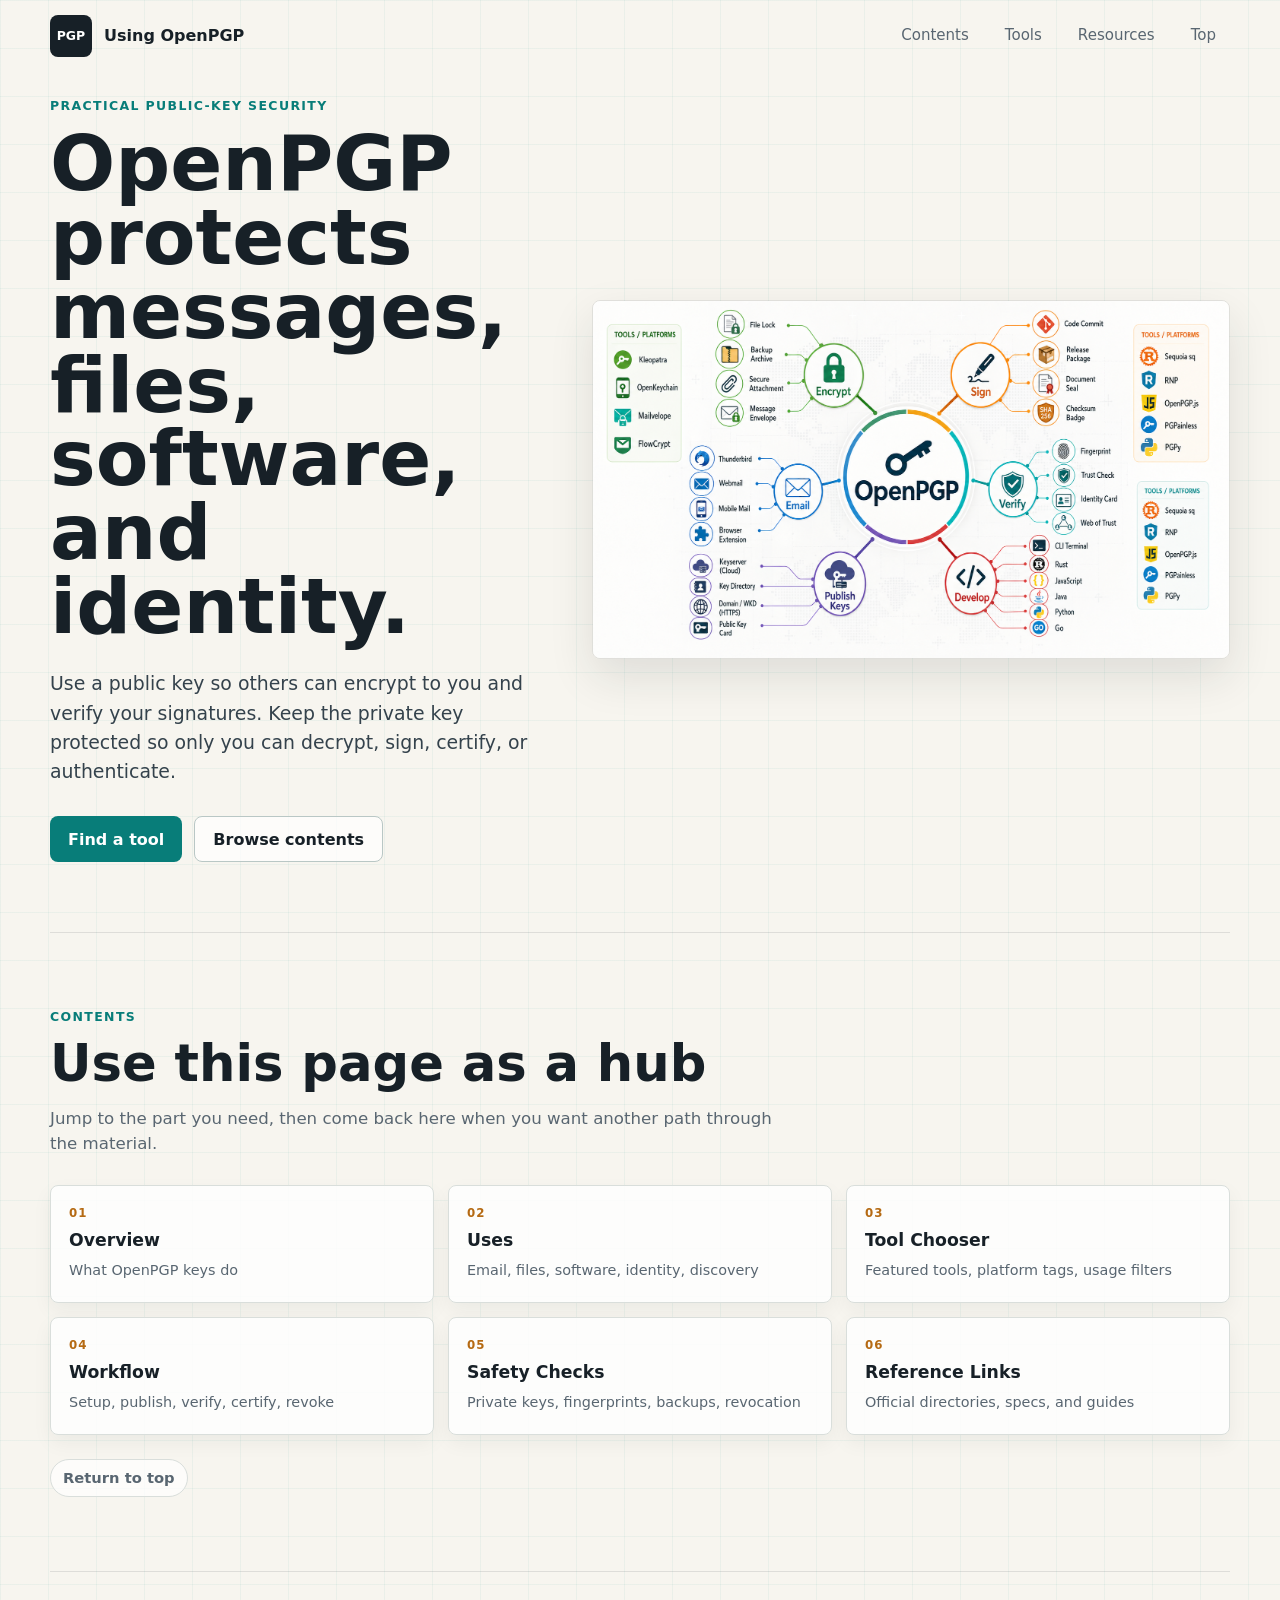
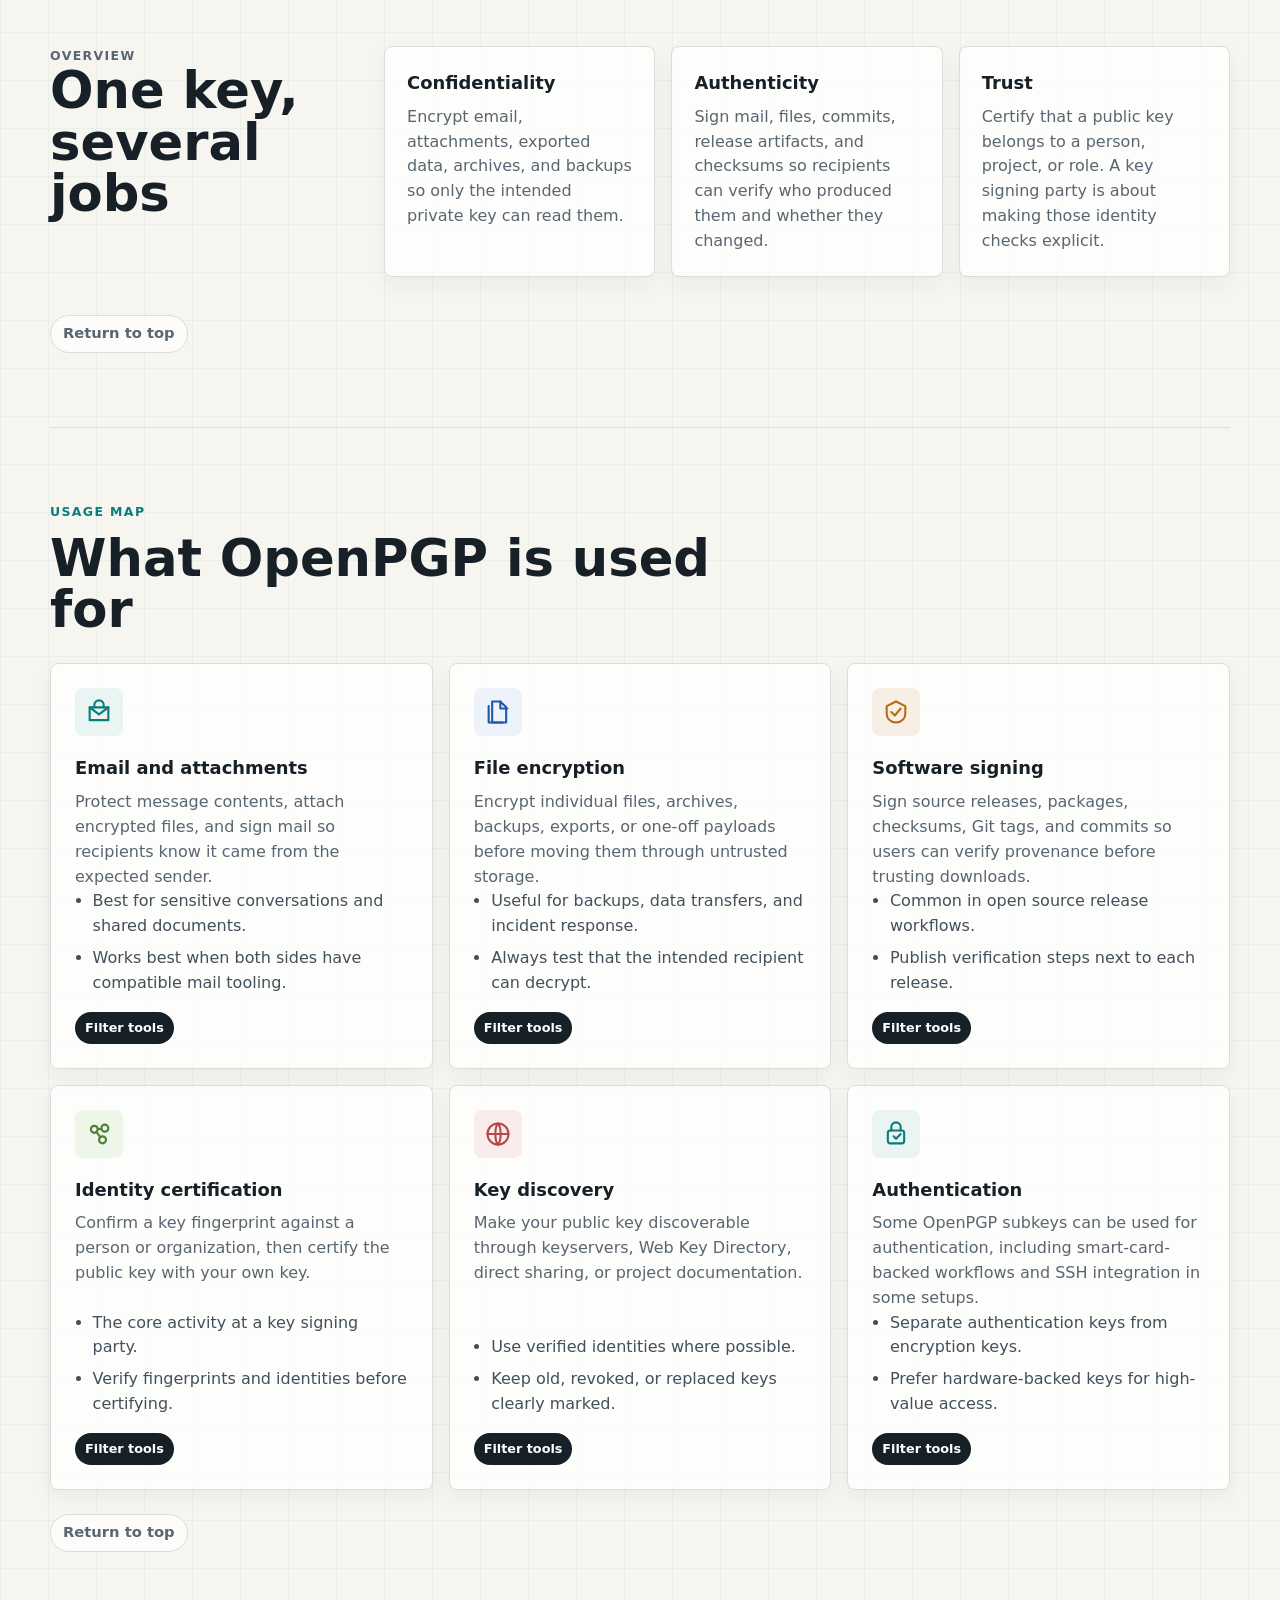
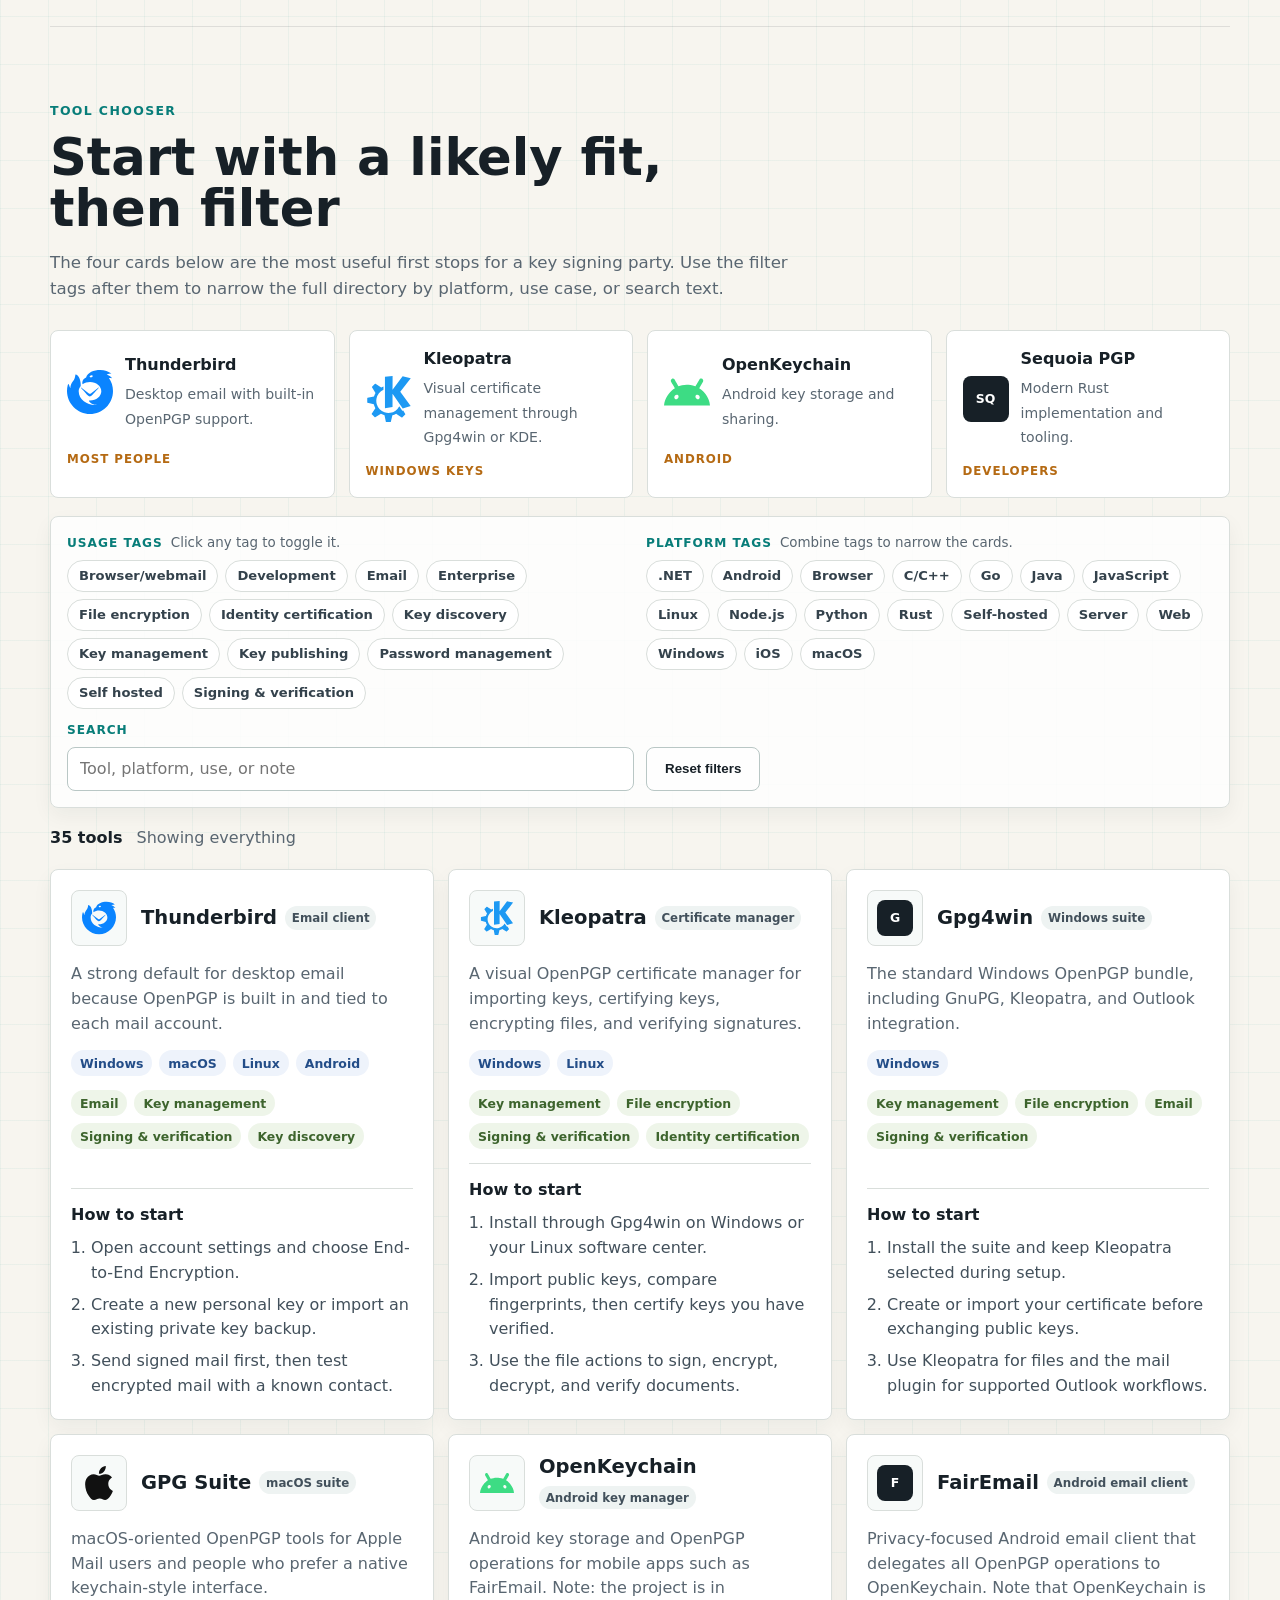
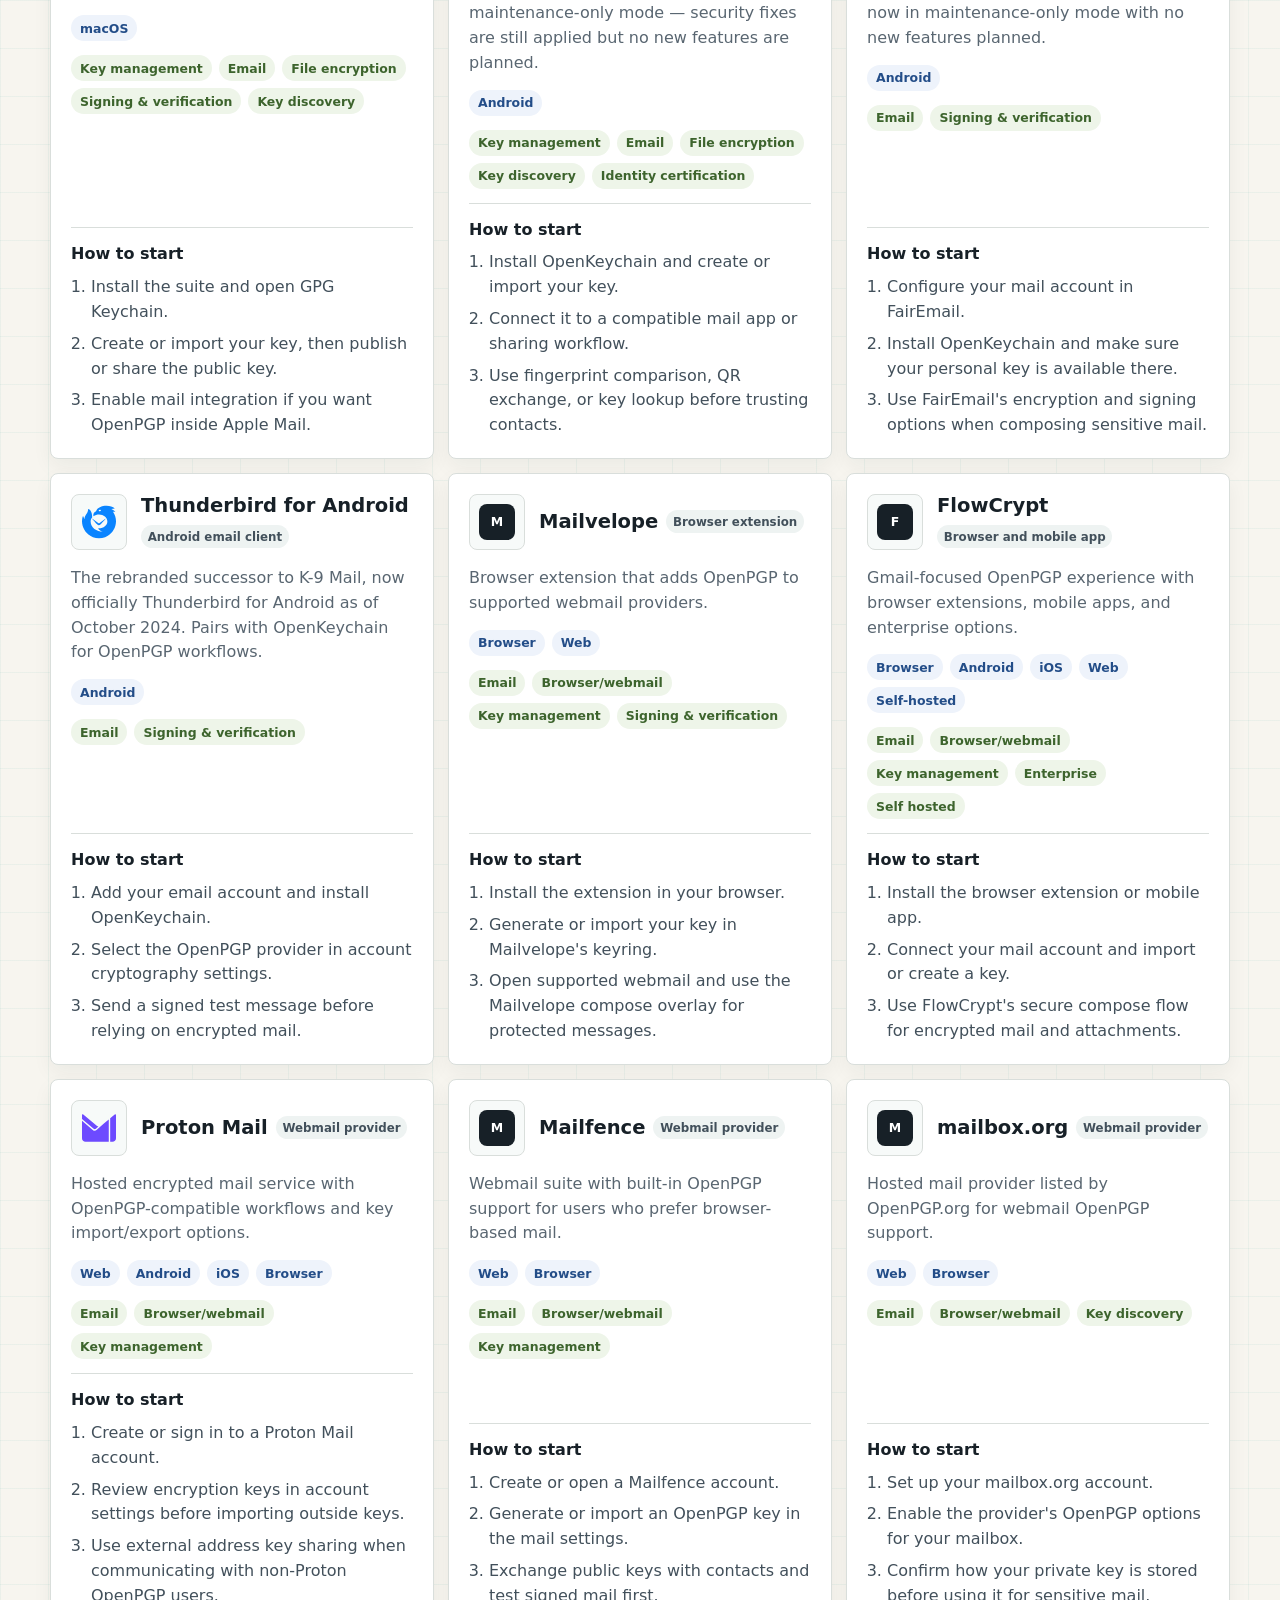
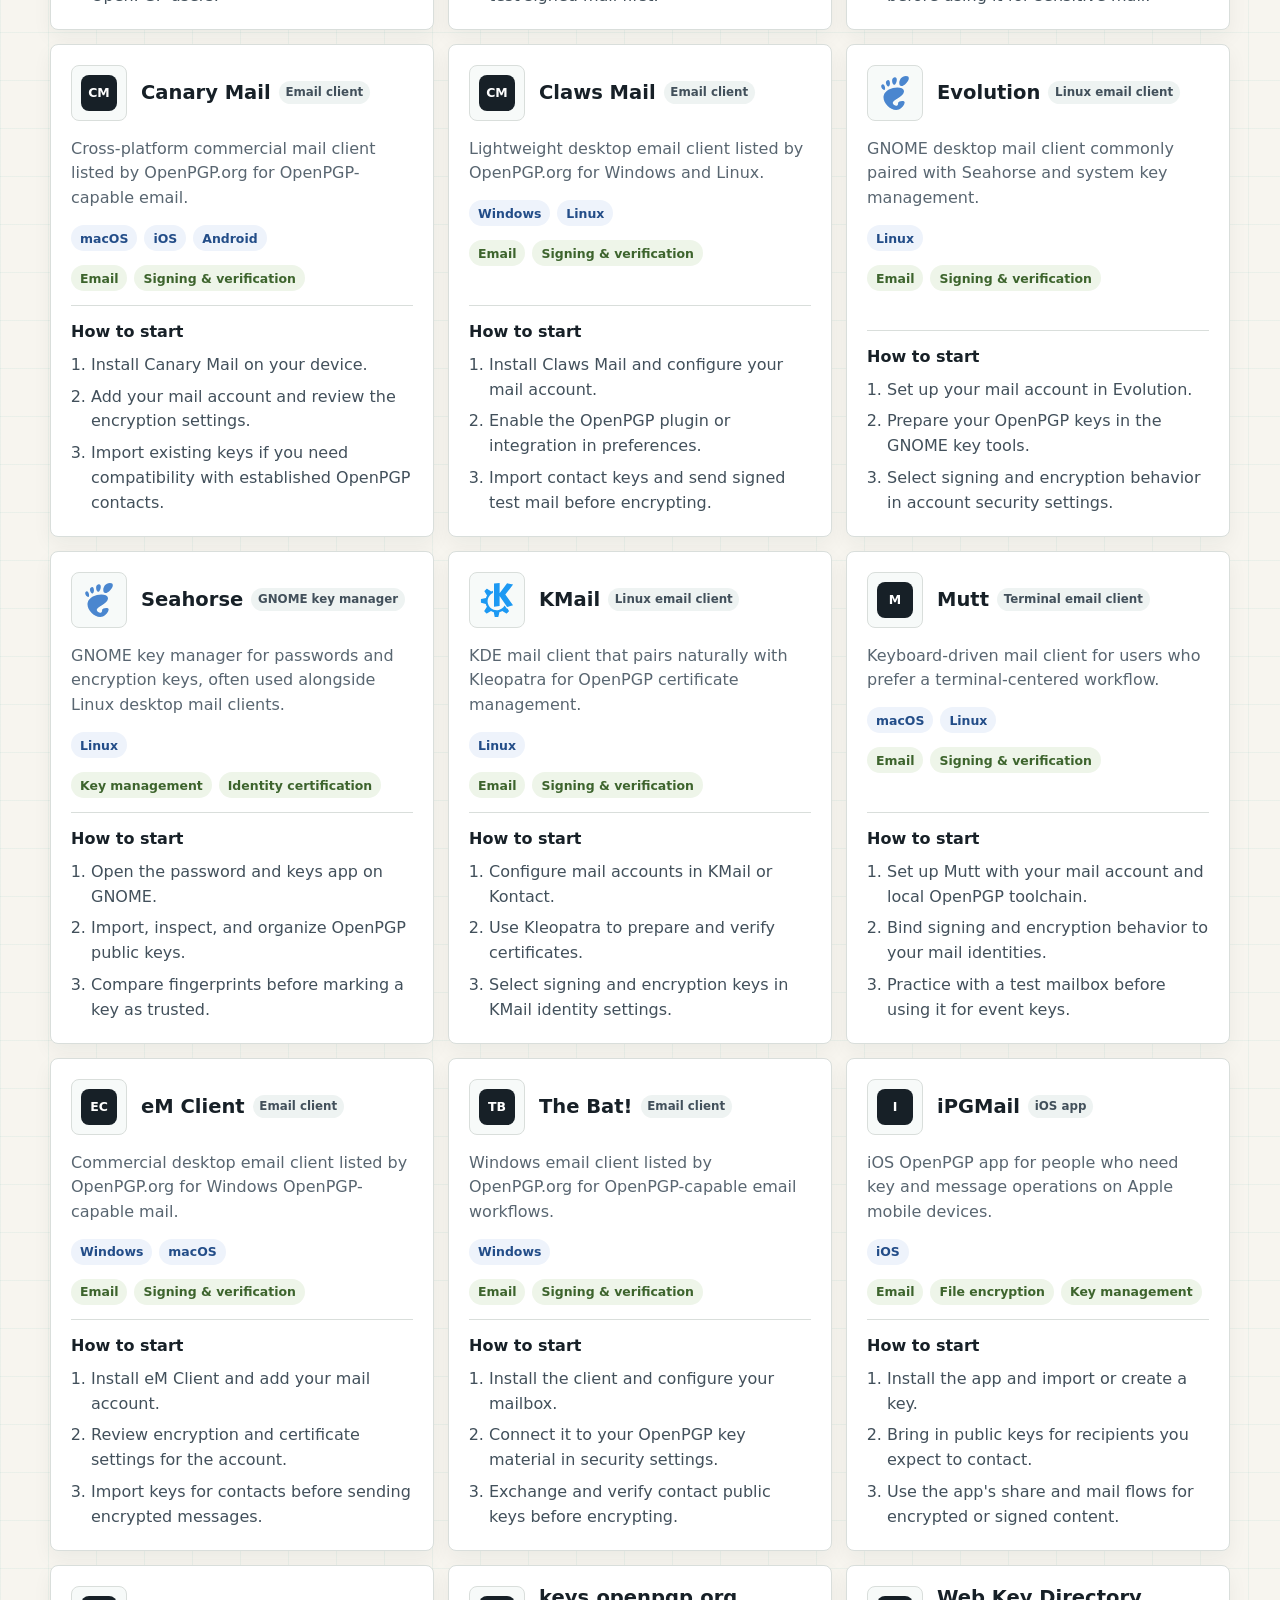
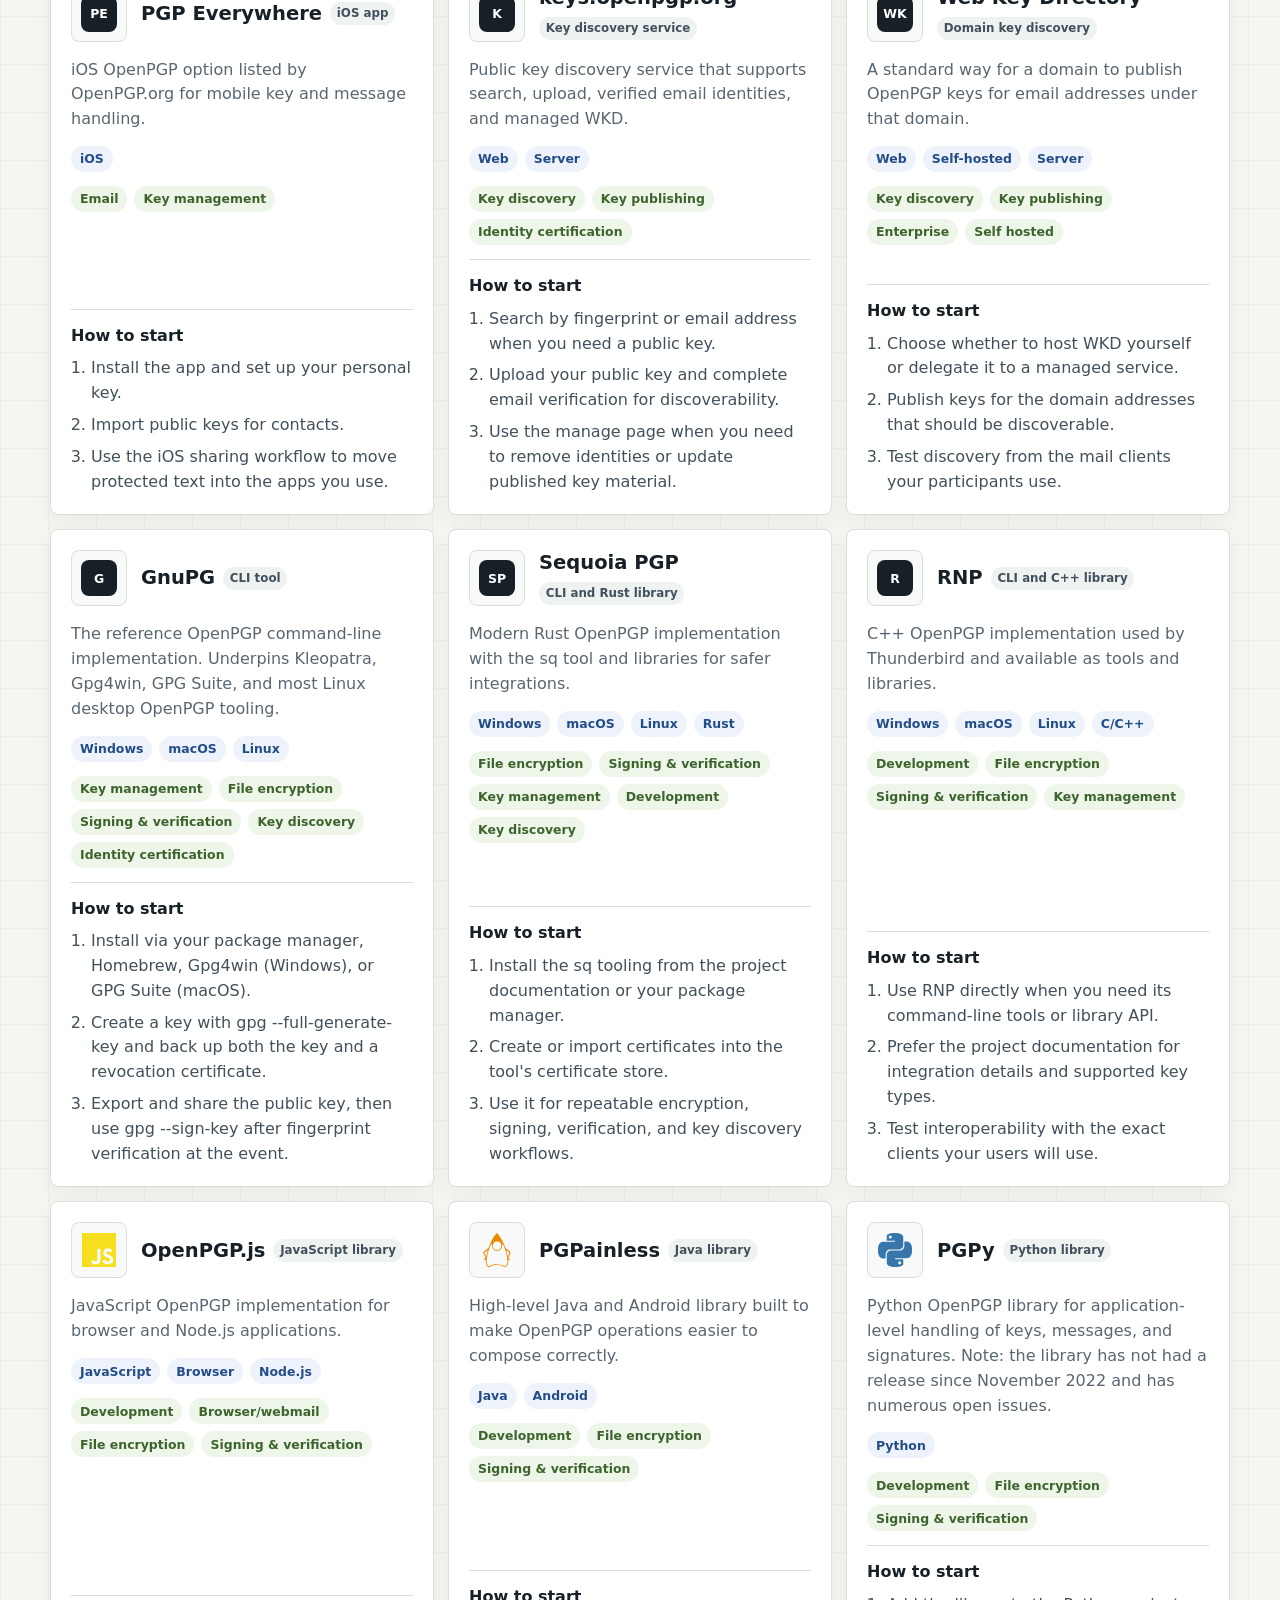
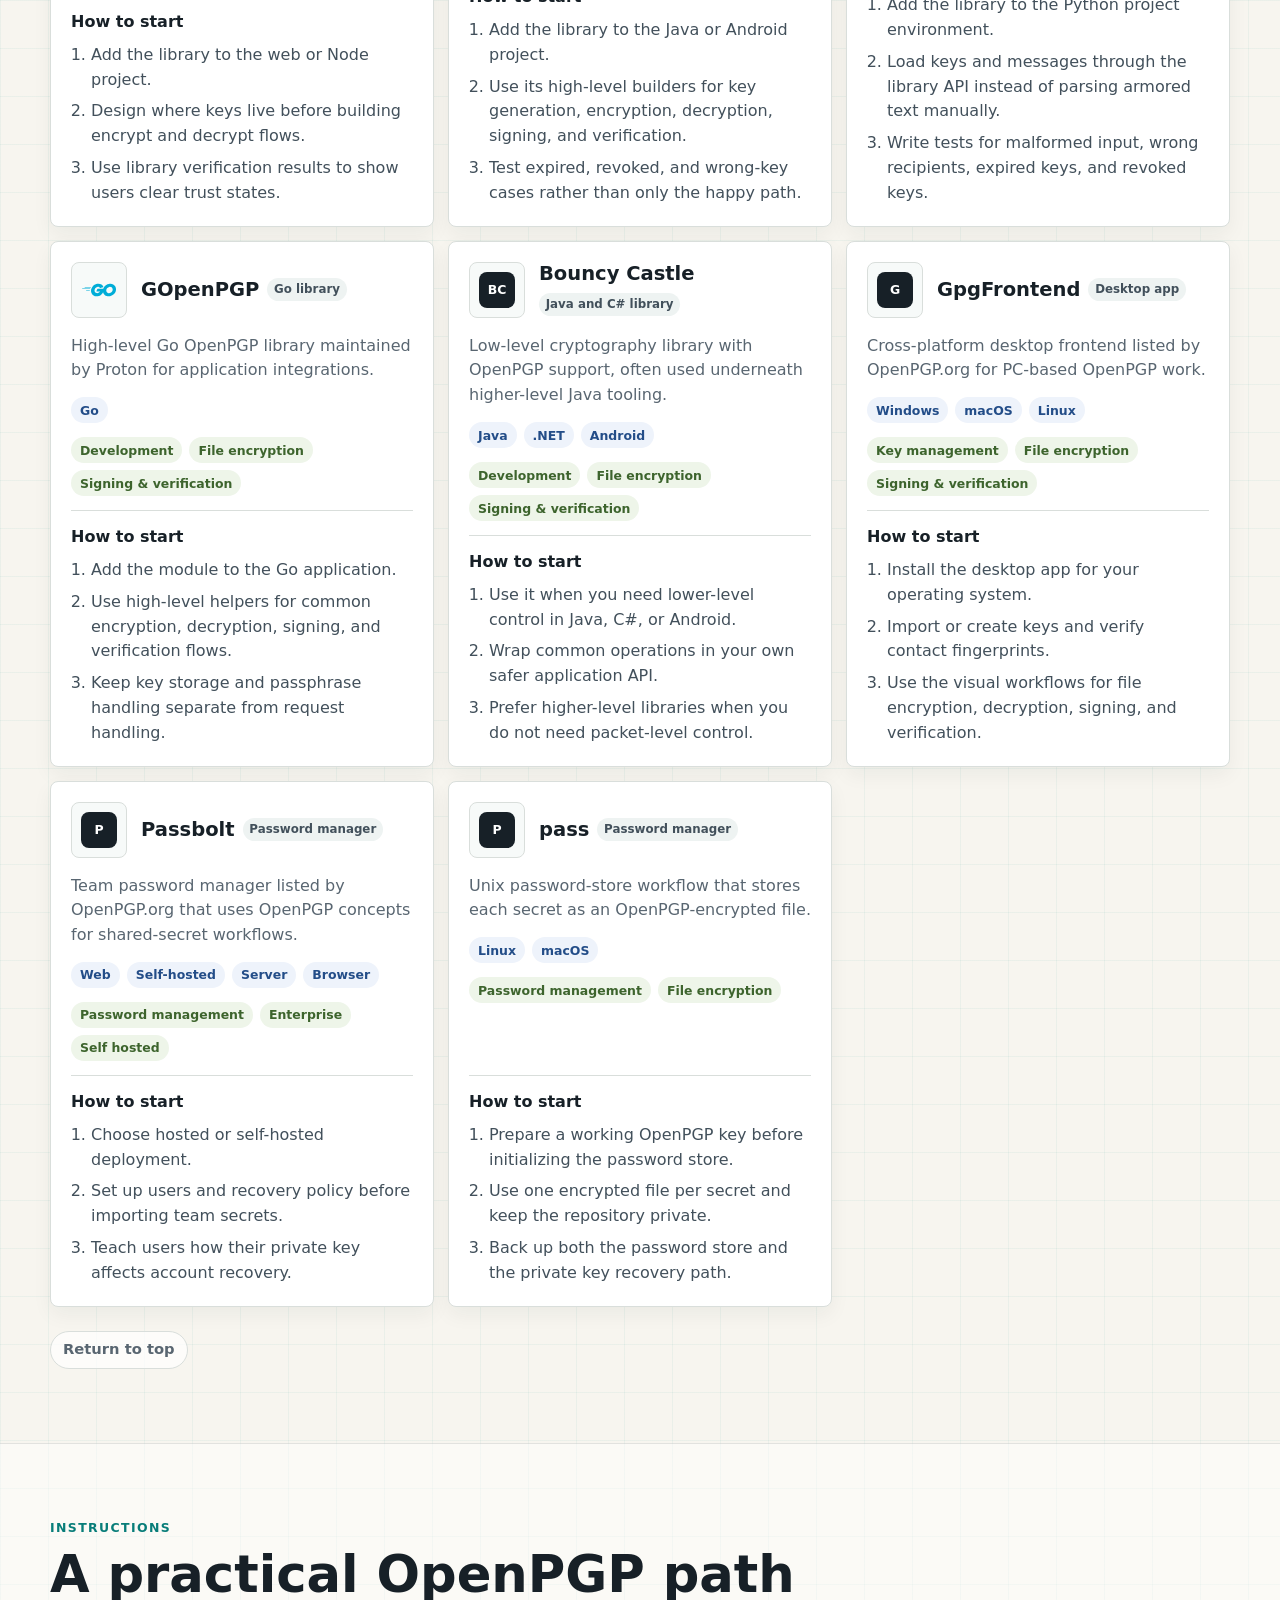
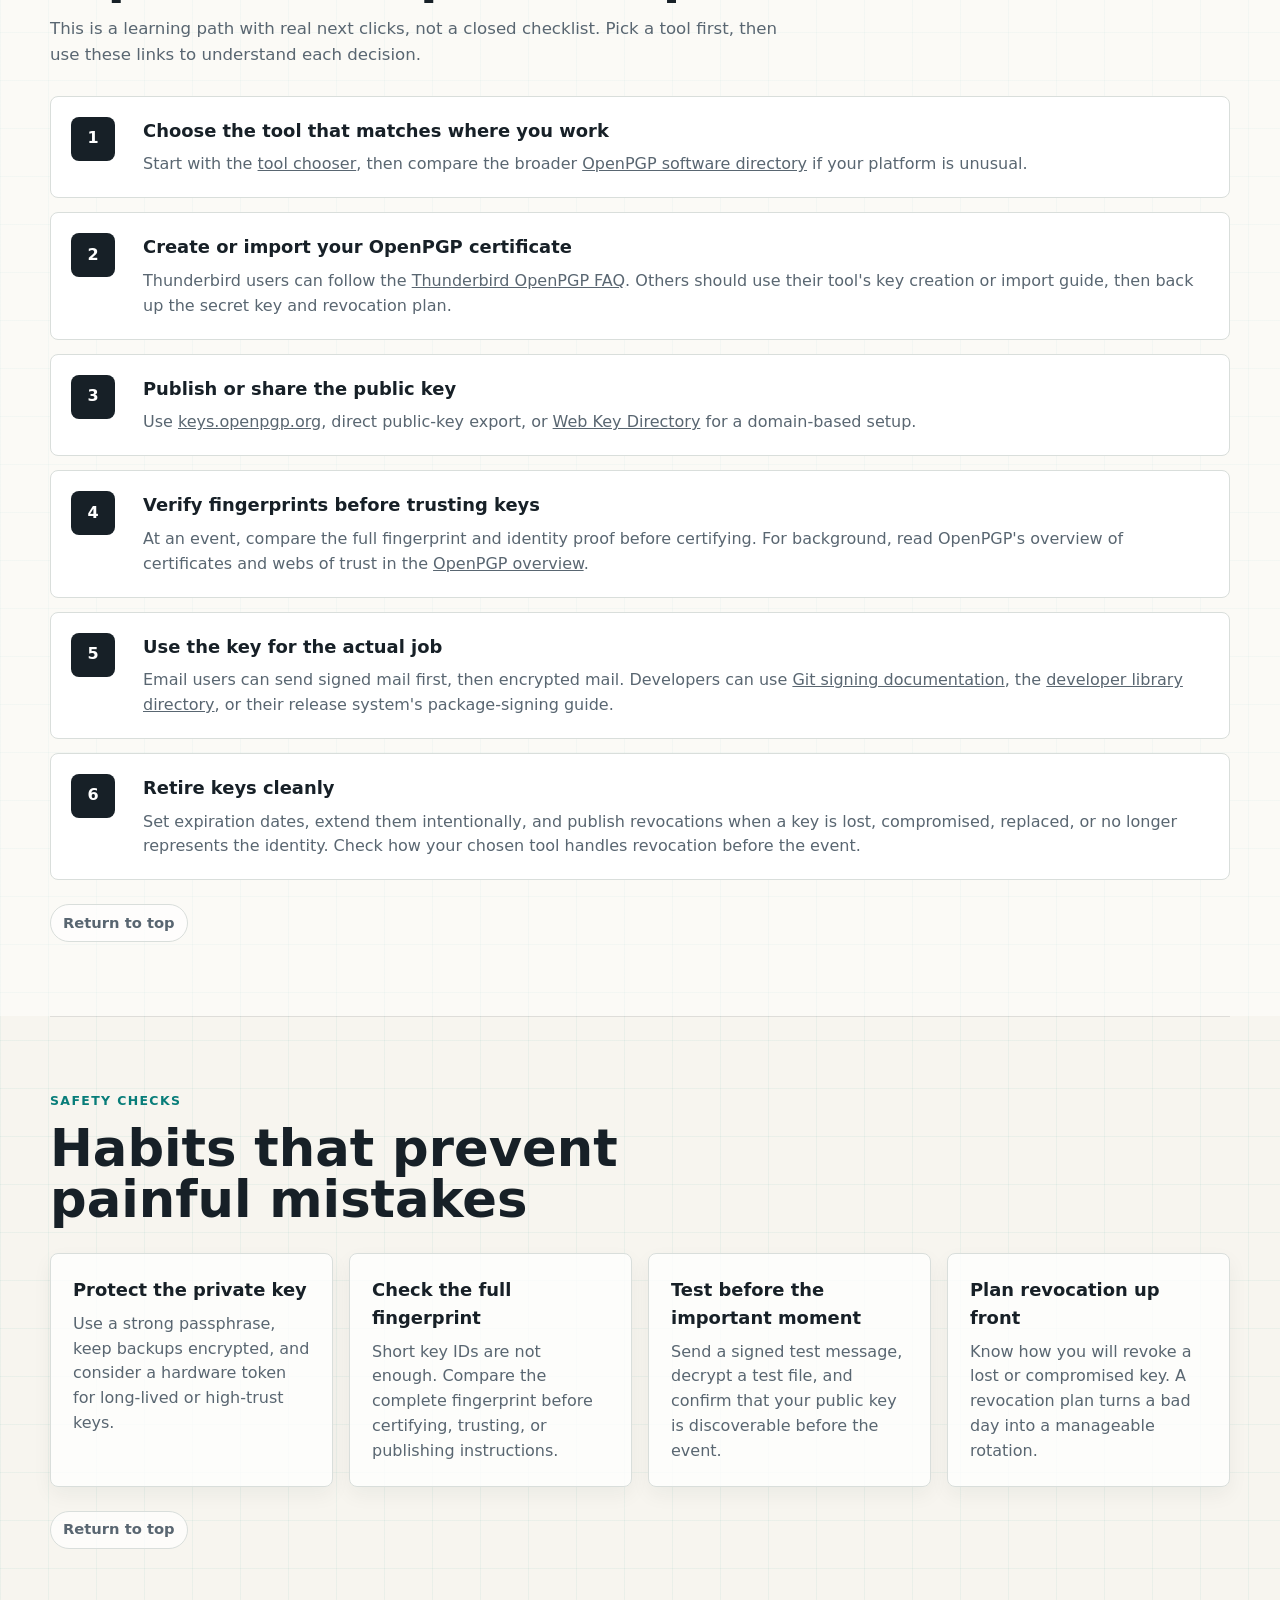
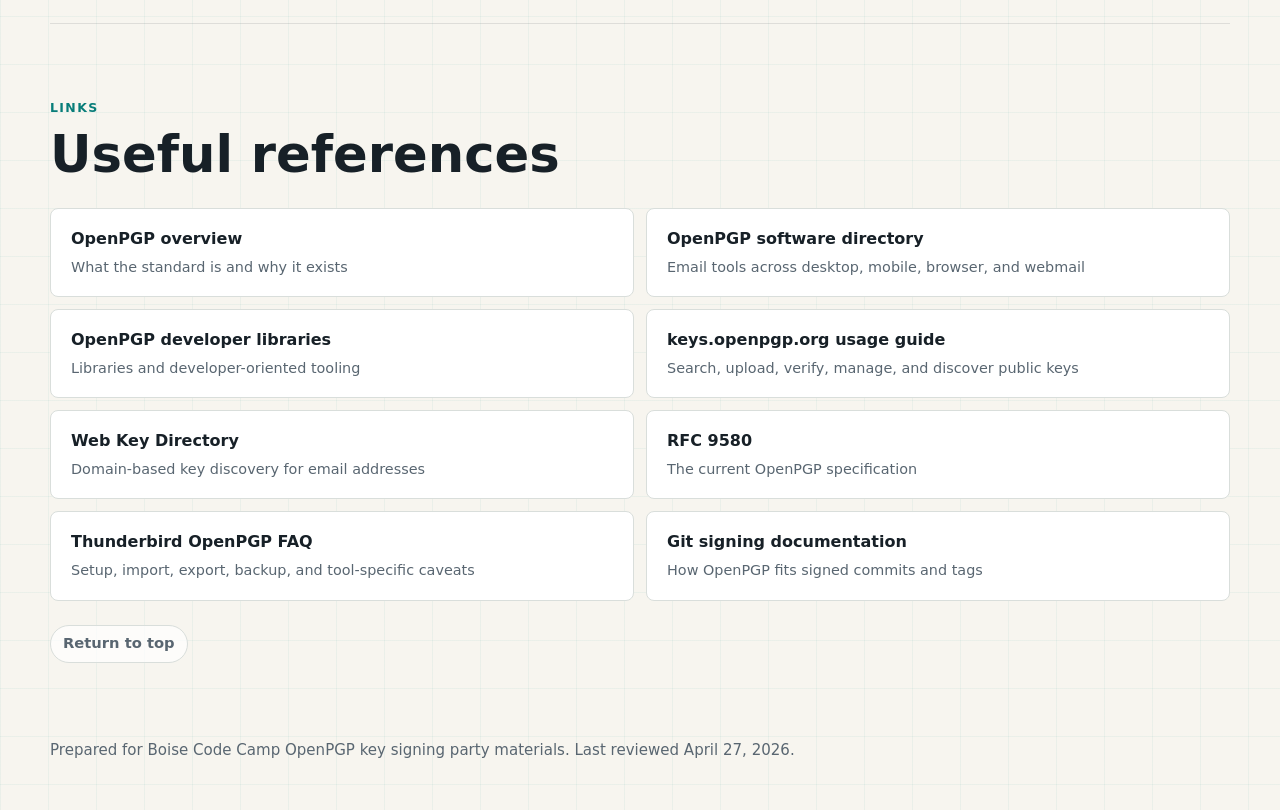
<file: usage/index.html>
<!doctype html>
<html lang="en">
<head>
  <meta charset="utf-8">
  <meta name="viewport" content="width=device-width, initial-scale=1">
  <title>Using OpenPGP</title>
  <meta name="description" content="A practical overview of what OpenPGP keys are used for, how to get started, and which tools fit different workflows.">
  <link rel="stylesheet" href="styles.css">
</head>
<body>
  <header class="site-header">
    <nav class="top-nav" aria-label="Page sections">
      <a class="brand" href="#top" aria-label="Using OpenPGP home">
        <span class="brand-mark">PGP</span>
        <span>Using OpenPGP</span>
      </a>
      <div class="nav-links">
        <a href="#contents">Contents</a>
        <a href="#tools">Tools</a>
        <a href="#links">Resources</a>
        <a href="#top">Top</a>
      </div>
    </nav>

    <section class="hero" id="top">
      <div class="hero-copy">
        <p class="eyebrow">Practical public-key security</p>
        <h1>OpenPGP protects messages, files, software, and identity.</h1>
        <p class="lede">Use a public key so others can encrypt to you and verify your signatures. Keep the private key protected so only you can decrypt, sign, certify, or authenticate.</p>
        <div class="hero-actions" aria-label="Primary article sections">
          <a class="button primary" href="#tools">Find a tool</a>
          <a class="button secondary" href="#contents">Browse contents</a>
        </div>
      </div>
      <figure class="hero-art">
        <img src="images/openpgp-usage-header.png" alt="OpenPGP infographic showing encryption, signing, verification, publishing keys, email, development tools, and related platforms.">
      </figure>
    </section>
  </header>

  <main>
    <section class="section contents-section" id="contents" aria-labelledby="contents-heading">
      <div class="section-heading">
        <p class="section-kicker">Contents</p>
        <h2 id="contents-heading">Use this page as a hub</h2>
        <p class="section-copy">Jump to the part you need, then come back here when you want another path through the material.</p>
      </div>
      <nav class="toc-grid" aria-label="Table of contents">
        <a href="#overview"><span>01</span><strong>Overview</strong><small>What OpenPGP keys do</small></a>
        <a href="#uses"><span>02</span><strong>Uses</strong><small>Email, files, software, identity, discovery</small></a>
        <a href="#tools"><span>03</span><strong>Tool Chooser</strong><small>Featured tools, platform tags, usage filters</small></a>
        <a href="#workflow"><span>04</span><strong>Workflow</strong><small>Setup, publish, verify, certify, revoke</small></a>
        <a href="#safety"><span>05</span><strong>Safety Checks</strong><small>Private keys, fingerprints, backups, revocation</small></a>
        <a href="#links"><span>06</span><strong>Reference Links</strong><small>Official directories, specs, and guides</small></a>
      </nav>
      <p class="section-return"><a href="#top">Return to top</a></p>
    </section>

    <section class="section intro" id="overview" aria-labelledby="overview-heading">
      <div>
        <p class="section-kicker">Overview</p>
        <h2 id="overview-heading">One key, several jobs</h2>
      </div>
      <div class="intro-grid">
        <article>
          <h3>Confidentiality</h3>
          <p>Encrypt email, attachments, exported data, archives, and backups so only the intended private key can read them.</p>
        </article>
        <article>
          <h3>Authenticity</h3>
          <p>Sign mail, files, commits, release artifacts, and checksums so recipients can verify who produced them and whether they changed.</p>
        </article>
        <article>
          <h3>Trust</h3>
          <p>Certify that a public key belongs to a person, project, or role. A key signing party is about making those identity checks explicit.</p>
        </article>
      </div>
      <p class="section-return"><a href="#top">Return to top</a></p>
    </section>

    <section class="section" id="uses" aria-labelledby="uses-heading">
      <div class="section-heading">
        <p class="section-kicker">Usage map</p>
        <h2 id="uses-heading">What OpenPGP is used for</h2>
      </div>

      <div class="use-grid">
        <article class="use-card" tabindex="0" role="button" data-filter-usage="Email" aria-label="Filter tools for email and attachments">
          <div class="icon" aria-hidden="true">
            <svg viewBox="0 0 24 24"><path d="M4 8h16v11H4z"></path><path d="m4 8 8 6 8-6"></path><path d="M8 8V6a4 4 0 0 1 8 0v2"></path></svg>
          </div>
          <h3>Email and attachments</h3>
          <p>Protect message contents, attach encrypted files, and sign mail so recipients know it came from the expected sender.</p>
          <ul>
            <li>Best for sensitive conversations and shared documents.</li>
            <li>Works best when both sides have compatible mail tooling.</li>
          </ul>
          <span class="card-action">Filter tools</span>
        </article>

        <article class="use-card" tabindex="0" role="button" data-filter-usage="File encryption" aria-label="Filter tools for file encryption">
          <div class="icon" aria-hidden="true">
            <svg viewBox="0 0 24 24"><path d="M7 3h7l5 5v13H7z"></path><path d="M14 3v6h6"></path><path d="M4 7v14h12"></path></svg>
          </div>
          <h3>File encryption</h3>
          <p>Encrypt individual files, archives, backups, exports, or one-off payloads before moving them through untrusted storage.</p>
          <ul>
            <li>Useful for backups, data transfers, and incident response.</li>
            <li>Always test that the intended recipient can decrypt.</li>
          </ul>
          <span class="card-action">Filter tools</span>
        </article>

        <article class="use-card" tabindex="0" role="button" data-filter-usage="Signing & verification" aria-label="Filter tools for software signing">
          <div class="icon" aria-hidden="true">
            <svg viewBox="0 0 24 24"><path d="M12 3 4 7v6c0 5 3.5 7.5 8 8 4.5-.5 8-3 8-8V7z"></path><path d="m8 12 3 3 5-6"></path></svg>
          </div>
          <h3>Software signing</h3>
          <p>Sign source releases, packages, checksums, Git tags, and commits so users can verify provenance before trusting downloads.</p>
          <ul>
            <li>Common in open source release workflows.</li>
            <li>Publish verification steps next to each release.</li>
          </ul>
          <span class="card-action">Filter tools</span>
        </article>

        <article class="use-card" tabindex="0" role="button" data-filter-usage="Identity certification" aria-label="Filter tools for identity certification">
          <div class="icon" aria-hidden="true">
            <svg viewBox="0 0 24 24"><circle cx="8" cy="8" r="3"></circle><circle cx="17" cy="7" r="3"></circle><circle cx="15" cy="17" r="3"></circle><path d="M10.7 7.7h3.6"></path><path d="m9.8 10.2 3.4 4.6"></path></svg>
          </div>
          <h3>Identity certification</h3>
          <p>Confirm a key fingerprint against a person or organization, then certify the public key with your own key.</p>
          <ul>
            <li>The core activity at a key signing party.</li>
            <li>Verify fingerprints and identities before certifying.</li>
          </ul>
          <span class="card-action">Filter tools</span>
        </article>

        <article class="use-card" tabindex="0" role="button" data-filter-usage="Key discovery" aria-label="Filter tools for key discovery">
          <div class="icon" aria-hidden="true">
            <svg viewBox="0 0 24 24"><path d="M12 3a9 9 0 1 0 0 18 9 9 0 0 0 0-18z"></path><path d="M3 12h18"></path><path d="M12 3c3 3 3 15 0 18"></path><path d="M12 3c-3 3-3 15 0 18"></path></svg>
          </div>
          <h3>Key discovery</h3>
          <p>Make your public key discoverable through keyservers, Web Key Directory, direct sharing, or project documentation.</p>
          <ul>
            <li>Use verified identities where possible.</li>
            <li>Keep old, revoked, or replaced keys clearly marked.</li>
          </ul>
          <span class="card-action">Filter tools</span>
        </article>

        <article class="use-card" tabindex="0" role="button" data-filter-usage="Key management" aria-label="Filter tools for authentication and key management">
          <div class="icon" aria-hidden="true">
            <svg viewBox="0 0 24 24"><rect x="5" y="9" width="14" height="11" rx="2"></rect><path d="M8 9V6a4 4 0 0 1 8 0v3"></path><path d="m10 14 2 2 4-4"></path></svg>
          </div>
          <h3>Authentication</h3>
          <p>Some OpenPGP subkeys can be used for authentication, including smart-card-backed workflows and SSH integration in some setups.</p>
          <ul>
            <li>Separate authentication keys from encryption keys.</li>
            <li>Prefer hardware-backed keys for high-value access.</li>
          </ul>
          <span class="card-action">Filter tools</span>
        </article>
      </div>
      <p class="section-return"><a href="#top">Return to top</a></p>
    </section>

    <section class="section" id="tools" aria-labelledby="tools-heading">
      <div class="section-heading">
        <p class="section-kicker">Tool chooser</p>
        <h2 id="tools-heading">Start with a likely fit, then filter</h2>
        <p class="section-copy">The four cards below are the most useful first stops for a key signing party. Use the filter tags after them to narrow the full directory by platform, use case, or search text.</p>
      </div>

      <div class="tool-panel" data-tool-app>
        <div class="featured-picks" aria-label="Suggested starting points">
          <article class="featured-tool-card">
            <a class="featured-link" href="https://www.thunderbird.net/">
              <img src="images/logos/thunderbird.svg" alt="Thunderbird logo">
              <span>
                <strong>Thunderbird</strong>
                <small>Desktop email with built-in OpenPGP support.</small>
              </span>
            </a>
            <span class="pick-label">Most people</span>
          </article>
          <article class="featured-tool-card">
            <a class="featured-link" href="https://apps.kde.org/kleopatra/">
              <img src="images/logos/kde.svg" alt="KDE logo">
              <span>
                <strong>Kleopatra</strong>
                <small>Visual certificate management through Gpg4win or KDE.</small>
              </span>
            </a>
            <span class="pick-label">Windows keys</span>
          </article>
          <article class="featured-tool-card">
            <a class="featured-link" href="https://www.openkeychain.org/">
              <img src="images/logos/android.svg" alt="Android logo">
              <span>
                <strong>OpenKeychain</strong>
                <small>Android key storage and sharing.</small>
              </span>
            </a>
            <span class="pick-label">Android</span>
          </article>
          <article class="featured-tool-card">
            <a class="featured-link" href="https://sequoia-pgp.org/">
              <span class="logo-fallback">SQ</span>
              <span>
                <strong>Sequoia PGP</strong>
                <small>Modern Rust implementation and tooling.</small>
              </span>
            </a>
            <span class="pick-label">Developers</span>
          </article>
        </div>

        <div class="filter-row" aria-label="OpenPGP tool filters">
          <div class="filter-group">
            <div class="filter-heading">
              <span>Usage tags</span>
              <small>Click any tag to toggle it.</small>
            </div>
            <div class="filter-tags" id="usageTags"></div>
          </div>
          <div class="filter-group">
            <div class="filter-heading">
              <span>Platform tags</span>
              <small>Combine tags to narrow the cards.</small>
            </div>
            <div class="filter-tags" id="platformTags"></div>
          </div>
          <label class="search-label">
            <span>Search</span>
            <input id="toolSearch" type="search" placeholder="Tool, platform, use, or note">
          </label>
          <button class="button secondary reset-button" type="button" id="resetFilters">Reset filters</button>
        </div>

        <div class="tool-stats" aria-live="polite">
          <strong id="toolCount">0 tools</strong>
          <span id="activeFilters">Showing everything</span>
        </div>

        <div class="tool-grid" id="toolGrid"></div>
        <p class="empty-state" id="emptyState" hidden>No tools match those filters yet. Try a broader platform or usage.</p>
      </div>
      <p class="section-return"><a href="#top">Return to top</a></p>
    </section>

    <section class="section workflow-section" id="workflow" aria-labelledby="workflow-heading">
      <div class="section-heading">
        <p class="section-kicker">Instructions</p>
        <h2 id="workflow-heading">A practical OpenPGP path</h2>
        <p class="section-copy">This is a learning path with real next clicks, not a closed checklist. Pick a tool first, then use these links to understand each decision.</p>
      </div>

      <ol class="timeline">
        <li>
          <span class="step-number">1</span>
          <div>
            <h3>Choose the tool that matches where you work</h3>
            <p>Start with the <a href="#tools">tool chooser</a>, then compare the broader <a href="https://www.openpgp.org/software/">OpenPGP software directory</a> if your platform is unusual.</p>
          </div>
        </li>
        <li>
          <span class="step-number">2</span>
          <div>
            <h3>Create or import your OpenPGP certificate</h3>
            <p>Thunderbird users can follow the <a href="https://support.mozilla.org/en-US/kb/openpgp-thunderbird-howto-and-faq">Thunderbird OpenPGP FAQ</a>. Others should use their tool's key creation or import guide, then back up the secret key and revocation plan.</p>
          </div>
        </li>
        <li>
          <span class="step-number">3</span>
          <div>
            <h3>Publish or share the public key</h3>
            <p>Use <a href="https://keys.openpgp.org/about/usage/">keys.openpgp.org</a>, direct public-key export, or <a href="https://keys.openpgp.org/about/usage-wkd/">Web Key Directory</a> for a domain-based setup.</p>
          </div>
        </li>
        <li>
          <span class="step-number">4</span>
          <div>
            <h3>Verify fingerprints before trusting keys</h3>
            <p>At an event, compare the full fingerprint and identity proof before certifying. For background, read OpenPGP's overview of certificates and webs of trust in the <a href="https://www.openpgp.org/about/">OpenPGP overview</a>.</p>
          </div>
        </li>
        <li>
          <span class="step-number">5</span>
          <div>
            <h3>Use the key for the actual job</h3>
            <p>Email users can send signed mail first, then encrypted mail. Developers can use <a href="https://git-scm.com/book/en/v2/Git-Tools-Signing-Your-Work">Git signing documentation</a>, the <a href="https://www.openpgp.org/software/developer/">developer library directory</a>, or their release system's package-signing guide.</p>
          </div>
        </li>
        <li>
          <span class="step-number">6</span>
          <div>
            <h3>Retire keys cleanly</h3>
            <p>Set expiration dates, extend them intentionally, and publish revocations when a key is lost, compromised, replaced, or no longer represents the identity. Check how your chosen tool handles revocation before the event.</p>
          </div>
        </li>
      </ol>
      <p class="section-return"><a href="#top">Return to top</a></p>
    </section>

    <section class="section safety" id="safety" aria-labelledby="safety-heading">
      <div class="section-heading">
        <p class="section-kicker">Safety checks</p>
        <h2 id="safety-heading">Habits that prevent painful mistakes</h2>
      </div>
      <div class="check-grid">
        <article>
          <h3>Protect the private key</h3>
          <p>Use a strong passphrase, keep backups encrypted, and consider a hardware token for long-lived or high-trust keys.</p>
        </article>
        <article>
          <h3>Check the full fingerprint</h3>
          <p>Short key IDs are not enough. Compare the complete fingerprint before certifying, trusting, or publishing instructions.</p>
        </article>
        <article>
          <h3>Test before the important moment</h3>
          <p>Send a signed test message, decrypt a test file, and confirm that your public key is discoverable before the event.</p>
        </article>
        <article>
          <h3>Plan revocation up front</h3>
          <p>Know how you will revoke a lost or compromised key. A revocation plan turns a bad day into a manageable rotation.</p>
        </article>
      </div>
      <p class="section-return"><a href="#top">Return to top</a></p>
    </section>

    <section class="section resources" id="links" aria-labelledby="links-heading">
      <div class="section-heading">
        <p class="section-kicker">Links</p>
        <h2 id="links-heading">Useful references</h2>
      </div>

      <div class="resource-list">
        <a href="https://www.openpgp.org/about/">
          <span>OpenPGP overview</span>
          <small>What the standard is and why it exists</small>
        </a>
        <a href="https://www.openpgp.org/software/">
          <span>OpenPGP software directory</span>
          <small>Email tools across desktop, mobile, browser, and webmail</small>
        </a>
        <a href="https://www.openpgp.org/software/developer/">
          <span>OpenPGP developer libraries</span>
          <small>Libraries and developer-oriented tooling</small>
        </a>
        <a href="https://keys.openpgp.org/about/usage/">
          <span>keys.openpgp.org usage guide</span>
          <small>Search, upload, verify, manage, and discover public keys</small>
        </a>
        <a href="https://keys.openpgp.org/about/usage-wkd/">
          <span>Web Key Directory</span>
          <small>Domain-based key discovery for email addresses</small>
        </a>
        <a href="https://www.rfc-editor.org/rfc/rfc9580.html">
          <span>RFC 9580</span>
          <small>The current OpenPGP specification</small>
        </a>
        <a href="https://support.mozilla.org/en-US/kb/openpgp-thunderbird-howto-and-faq">
          <span>Thunderbird OpenPGP FAQ</span>
          <small>Setup, import, export, backup, and tool-specific caveats</small>
        </a>
        <a href="https://git-scm.com/book/en/v2/Git-Tools-Signing-Your-Work">
          <span>Git signing documentation</span>
          <small>How OpenPGP fits signed commits and tags</small>
        </a>
      </div>
      <p class="section-return"><a href="#top">Return to top</a></p>
    </section>
  </main>

  <footer class="site-footer">
    <p>Prepared for Boise Code Camp OpenPGP key signing party materials. Last reviewed April 27, 2026.</p>
  </footer>
  <script src="tools.js"></script>
</body>
</html>
</file>
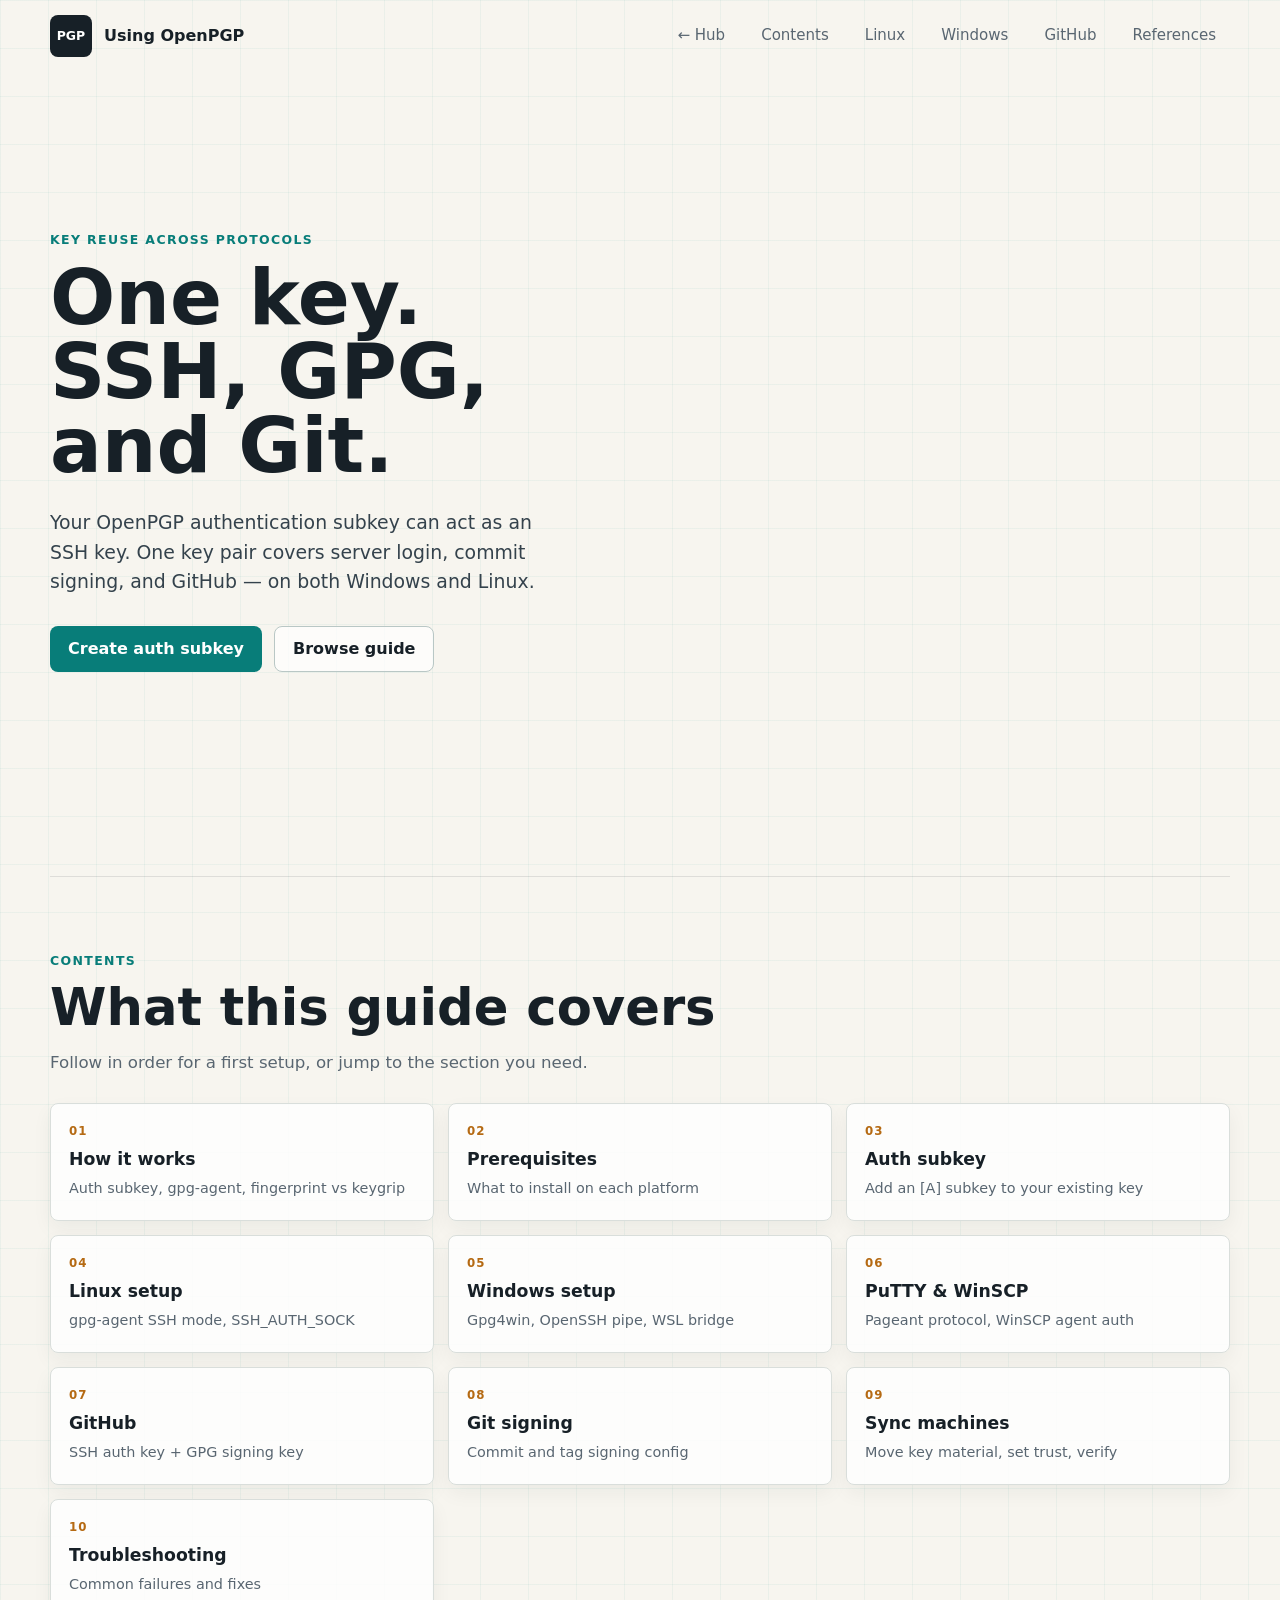
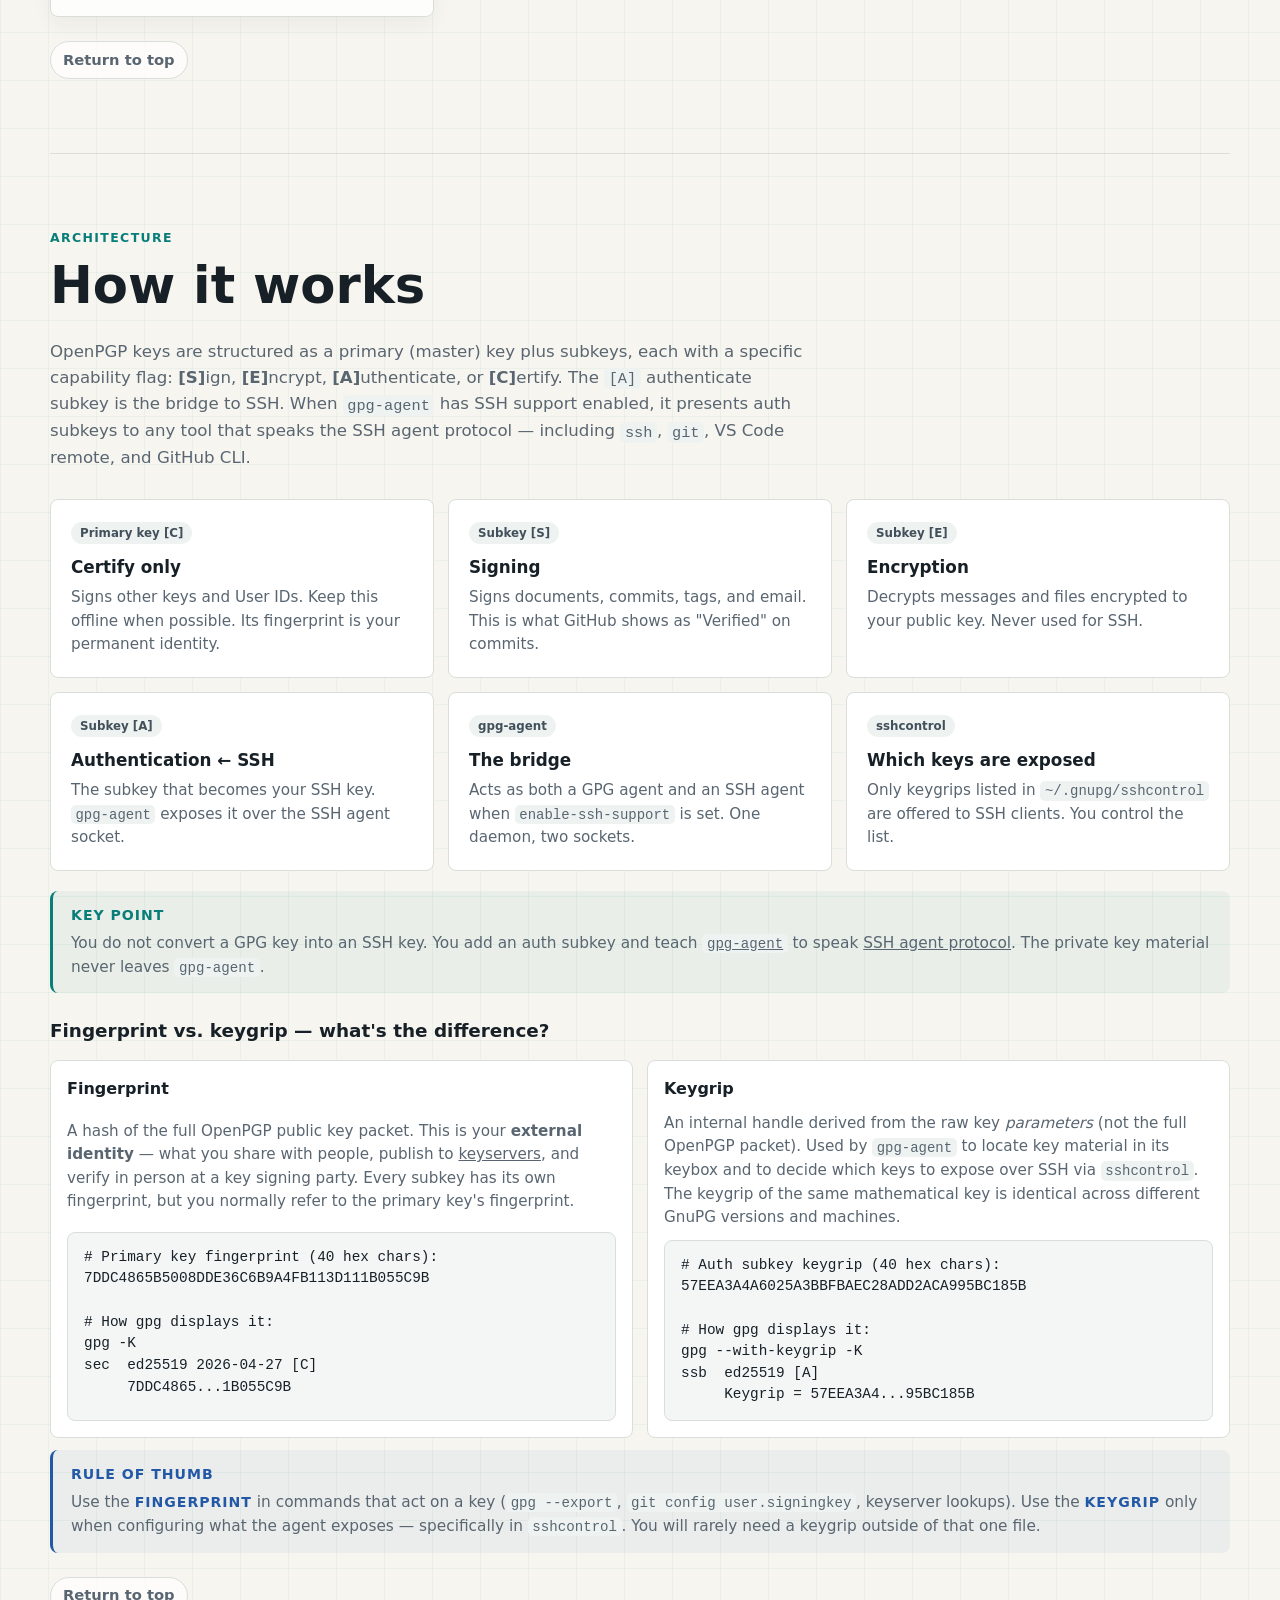
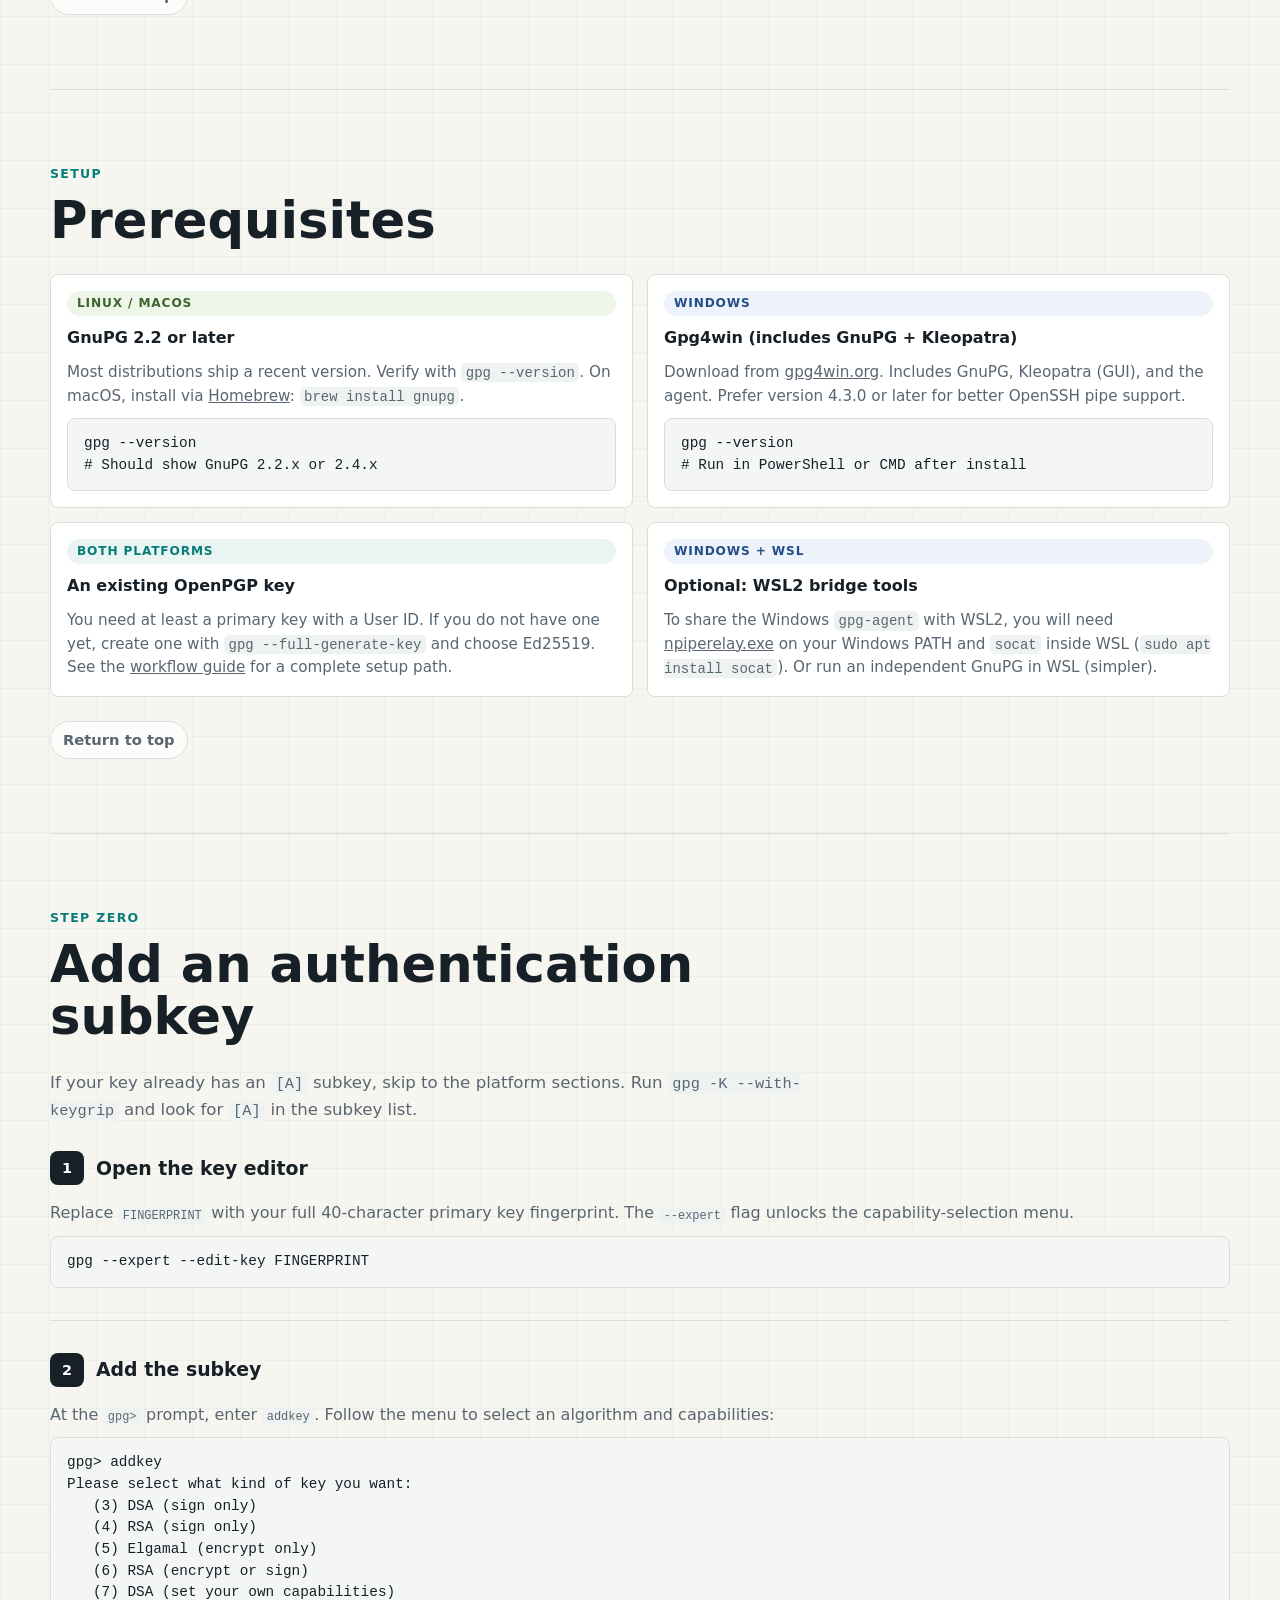
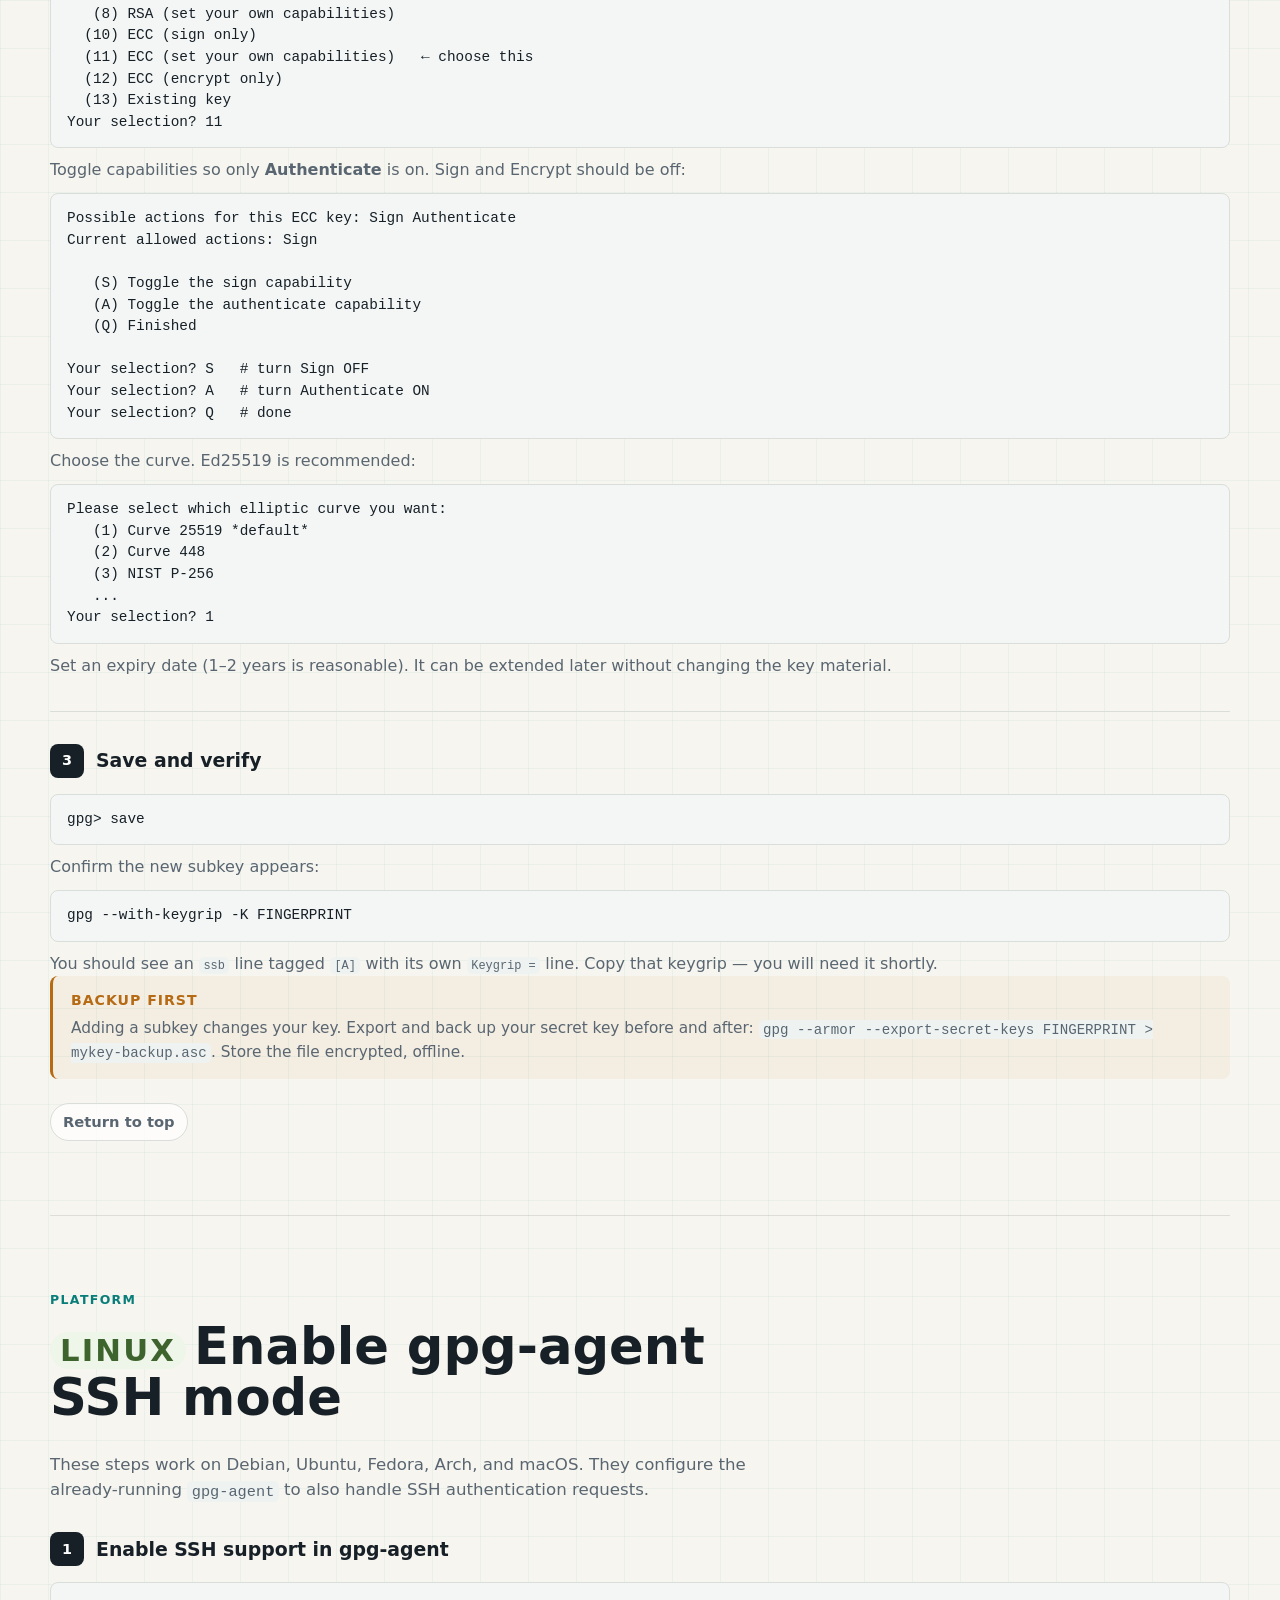
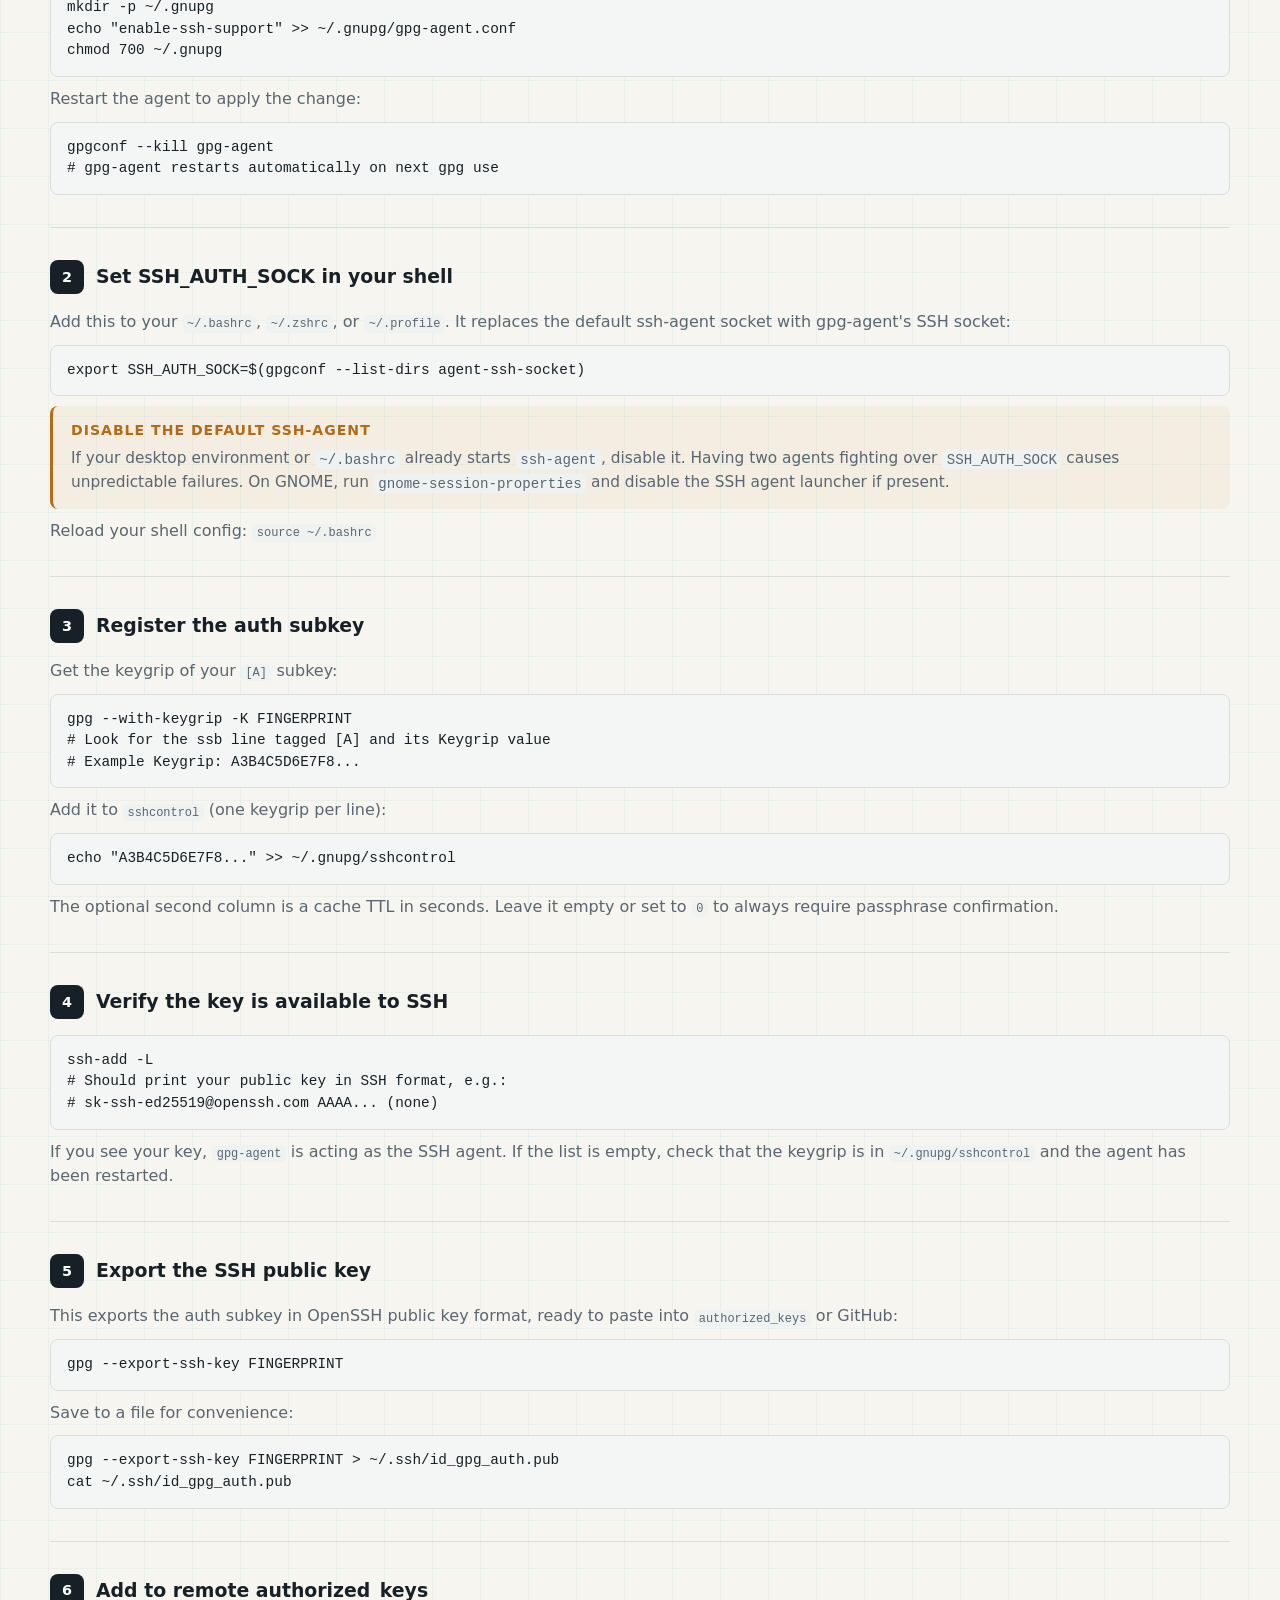
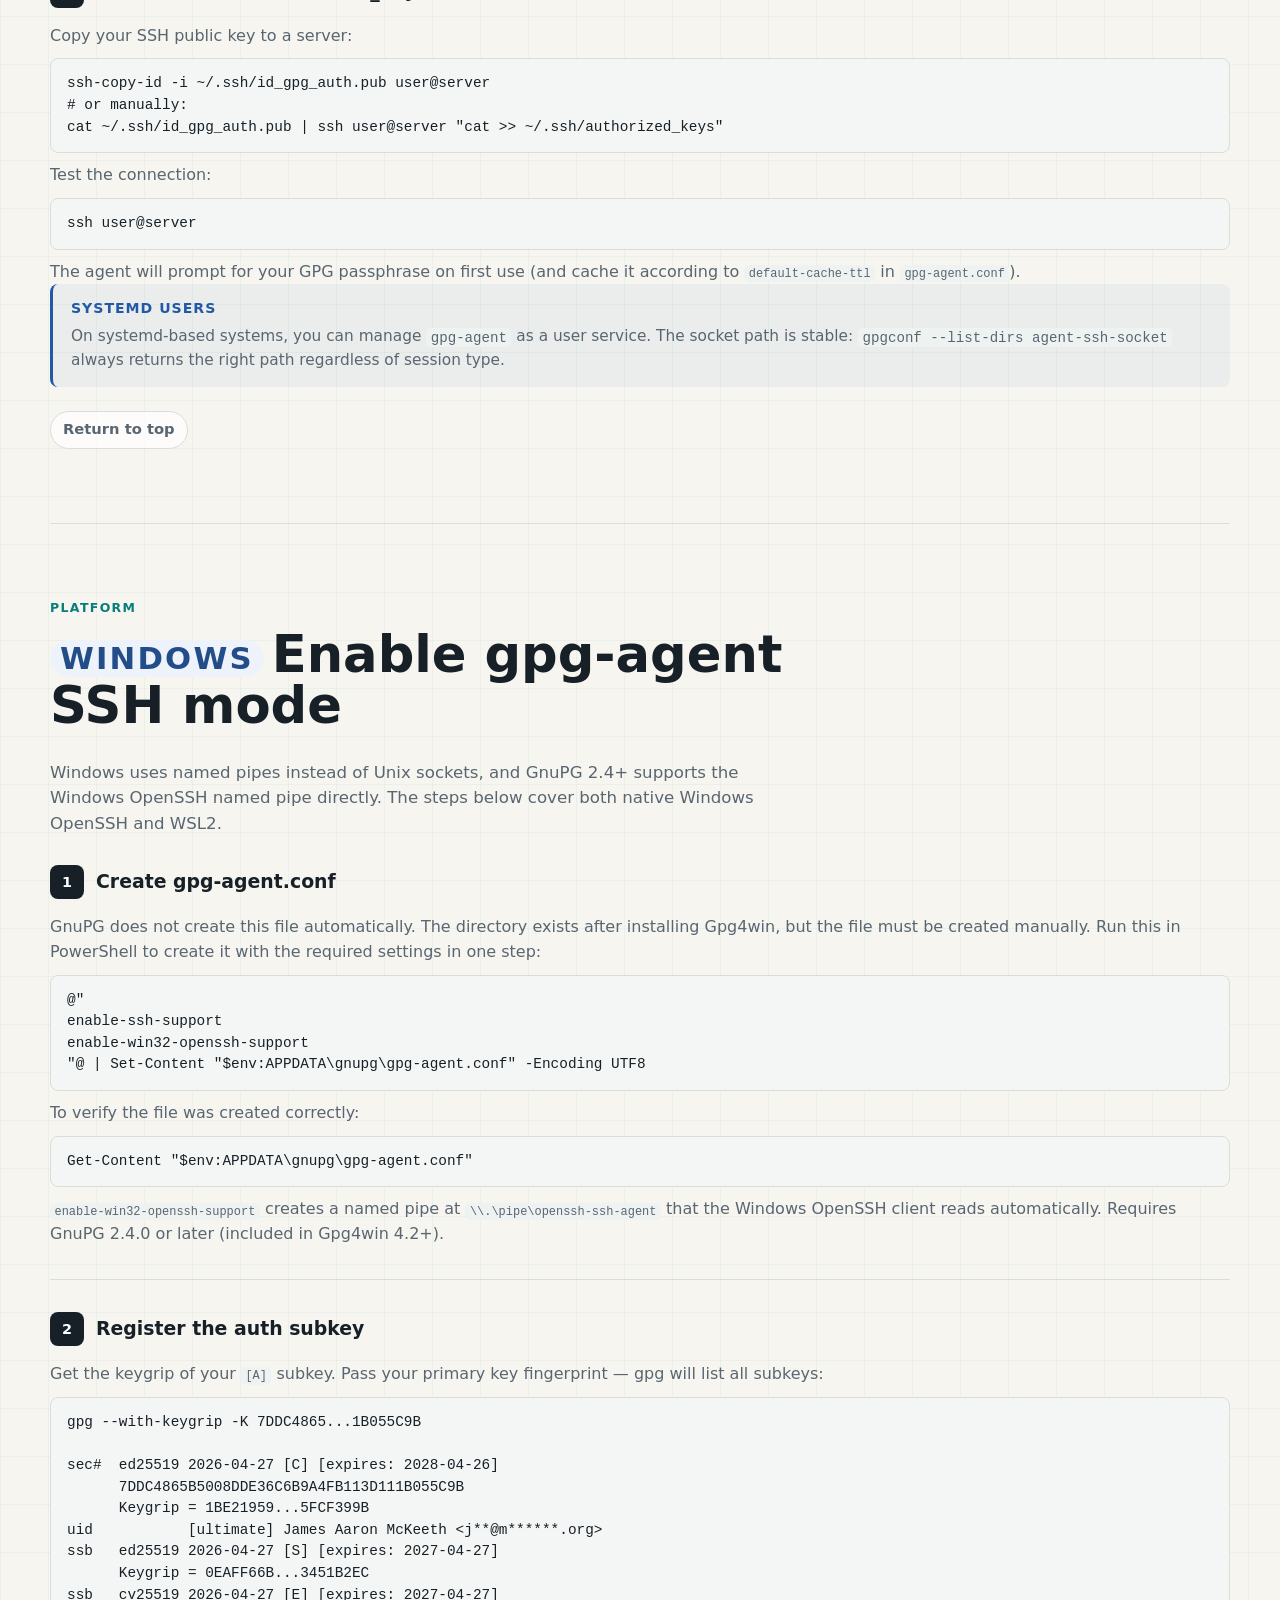
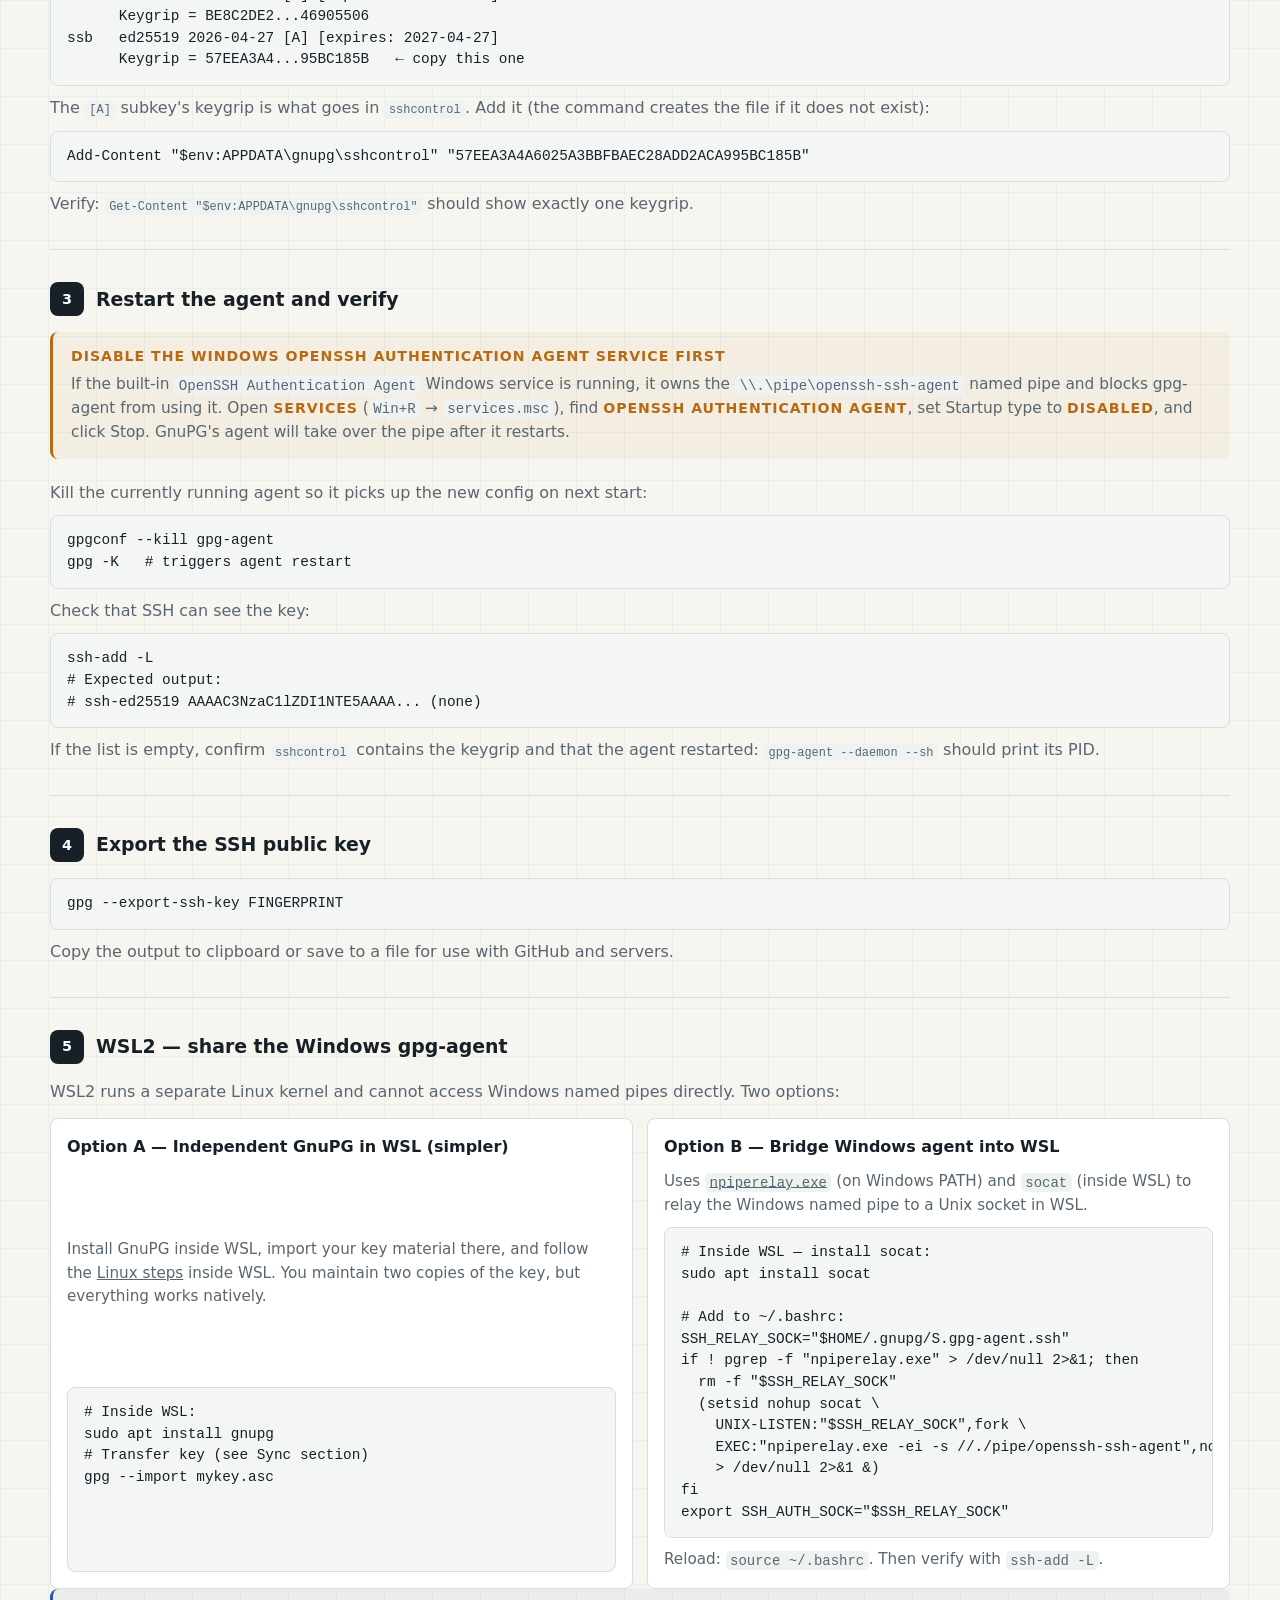
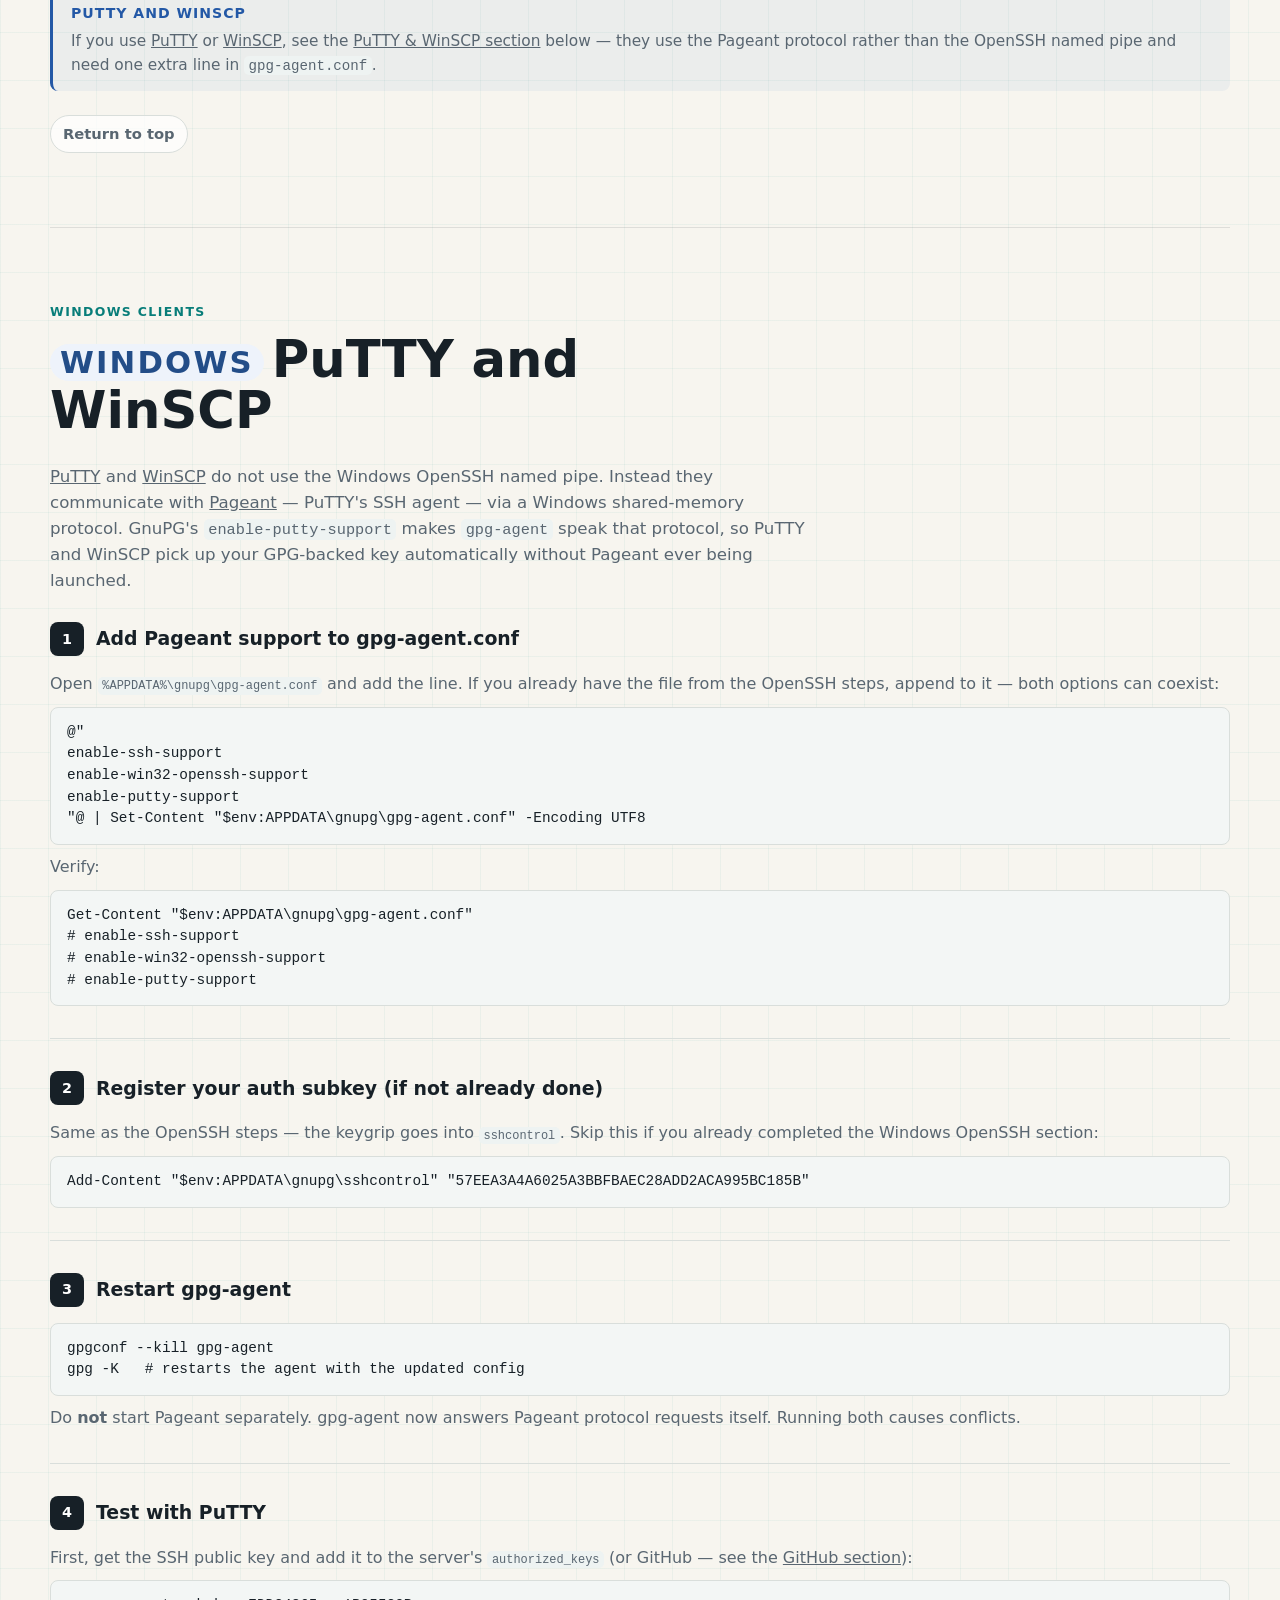
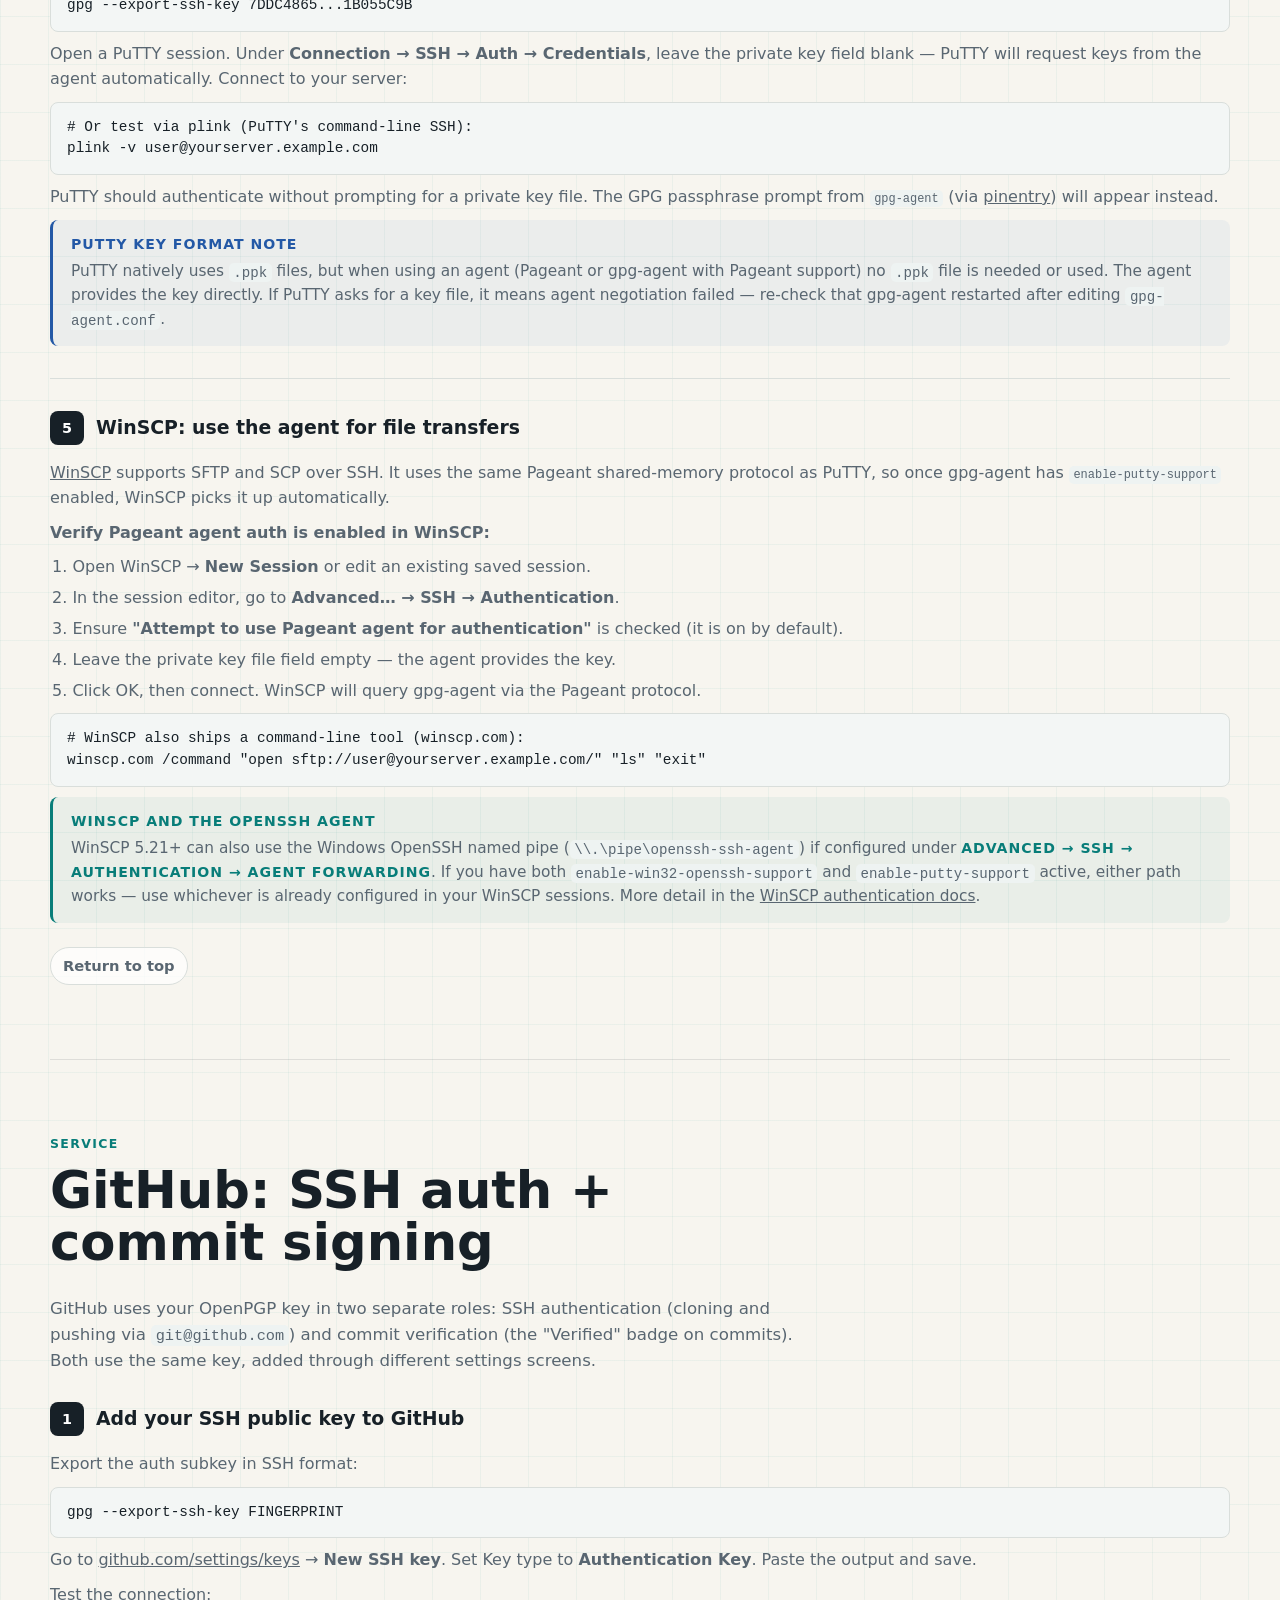
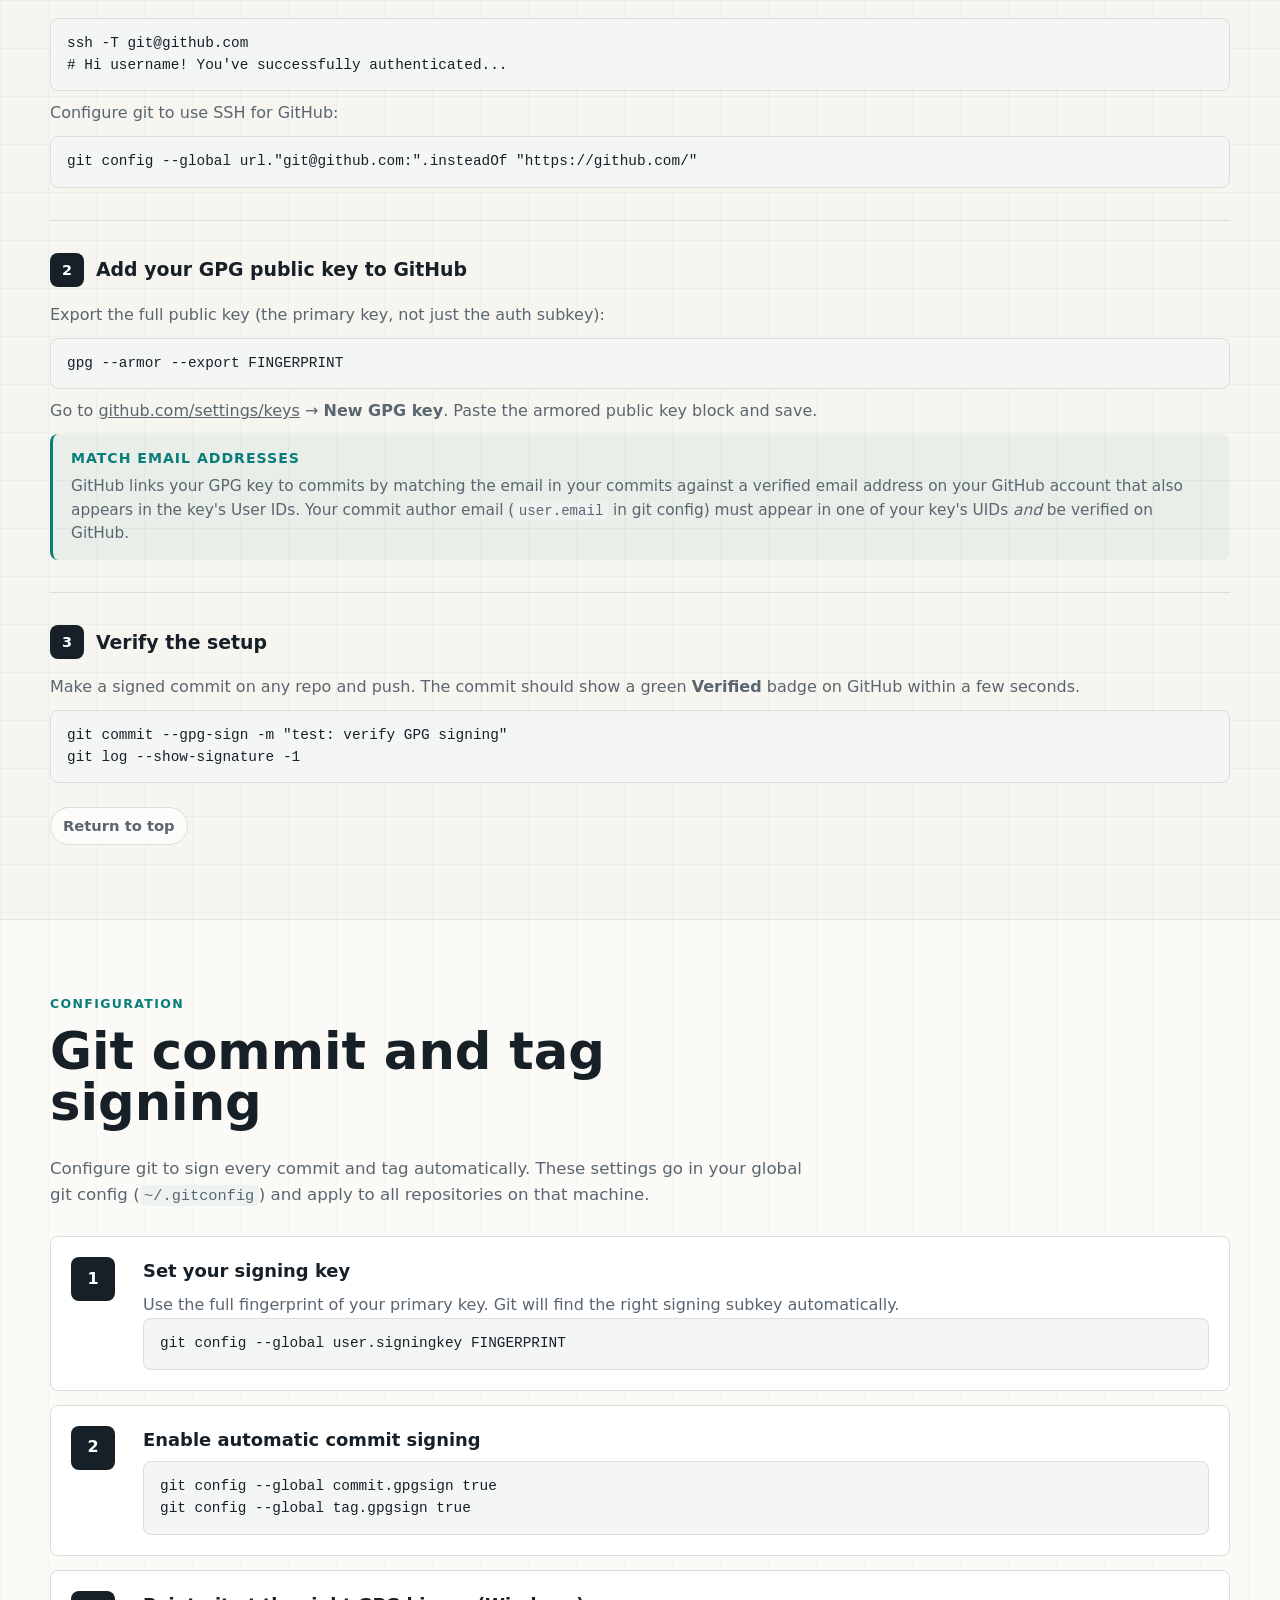
<file: usage/keysync.html>
<!doctype html>
<html lang="en">
<head>
  <meta charset="utf-8">
  <meta name="viewport" content="width=device-width, initial-scale=1">
  <title>GPG + SSH Key Sync — Using OpenPGP</title>
  <meta name="description" content="Step-by-step guide to using the same OpenPGP key for GPG operations, SSH authentication, and GitHub on both Windows and Linux.">
  <link rel="stylesheet" href="styles.css">
  <style>
    /* ── page-specific additions ── */

    pre {
      margin: 0;
      padding: 14px 16px;
      border-radius: var(--radius);
      border: 1px solid var(--line);
      background: #f3f6f5;
      overflow-x: auto;
      line-height: 1.5;
    }

    pre code {
      padding: 0;
      background: none;
      font-size: 0.9rem;
    }

    .step-block {
      display: grid;
      gap: 12px;
    }

    .step-block + .step-block {
      margin-top: 32px;
      padding-top: 32px;
      border-top: 1px solid var(--line);
    }

    .step-heading {
      display: flex;
      align-items: center;
      gap: 12px;
      margin: 0 0 4px;
      font-size: 1.18rem;
    }

    .step-num {
      flex-shrink: 0;
      width: 34px;
      height: 34px;
      display: grid;
      place-items: center;
      border-radius: 8px;
      background: var(--ink);
      color: #fff;
      font-size: 0.9rem;
      font-weight: 900;
    }

    .step-body {
      display: grid;
      gap: 10px;
    }

    .step-body p {
      margin: 0;
      color: var(--muted);
    }

    .platform-row {
      display: grid;
      grid-template-columns: 1fr 1fr;
      gap: 14px;
    }

    .platform-block {
      padding: 16px;
      border: 1px solid var(--line);
      border-radius: var(--radius);
      background: var(--panel);
      display: grid;
      gap: 10px;
    }

    .platform-label {
      display: inline-flex;
      align-items: center;
      gap: 6px;
      padding: 3px 10px;
      border-radius: 999px;
      font-size: 0.76rem;
      font-weight: 850;
      letter-spacing: 0.07em;
      text-transform: uppercase;
    }

    .platform-label.linux {
      background: #eef5e9;
      color: #3d642d;
    }

    .platform-label.windows {
      background: #eef3fb;
      color: #234d88;
    }

    .platform-label.both {
      background: #eaf4f2;
      color: var(--teal);
    }

    .platform-block p {
      margin: 0;
      color: var(--muted);
      font-size: 0.95rem;
    }

    .platform-block h4 {
      margin: 0;
      font-size: 1rem;
    }

    .callout {
      padding: 14px 18px;
      border-radius: var(--radius);
      border-left: 3px solid var(--teal);
      background: rgba(8, 125, 121, 0.06);
      display: grid;
      gap: 5px;
    }

    .callout.warn {
      border-left-color: var(--amber);
      background: rgba(181, 106, 19, 0.06);
    }

    .callout.info {
      border-left-color: var(--blue);
      background: rgba(35, 88, 166, 0.05);
    }

    .callout strong {
      font-size: 0.88rem;
      text-transform: uppercase;
      letter-spacing: 0.07em;
      color: var(--teal);
    }

    .callout.warn strong { color: var(--amber); }
    .callout.info strong { color: var(--blue); }

    .callout p {
      margin: 0;
      color: var(--muted);
      font-size: 0.96rem;
    }

    .concept-grid {
      display: grid;
      grid-template-columns: repeat(3, 1fr);
      gap: 14px;
    }

    .concept-card {
      padding: 20px;
      border: 1px solid var(--line);
      border-radius: var(--radius);
      background: var(--panel);
    }

    .concept-card h3 {
      margin: 0 0 6px;
      font-size: 1.05rem;
    }

    .concept-card p {
      margin: 0;
      color: var(--muted);
      font-size: 0.95rem;
    }

    .concept-card .label {
      display: inline-block;
      margin-bottom: 10px;
      padding: 2px 9px;
      border-radius: 999px;
      background: #eef3f2;
      color: #42505b;
      font-size: 0.74rem;
      font-weight: 800;
    }

    .troubleshoot-grid {
      display: grid;
      gap: 12px;
    }

    .trouble-item {
      padding: 18px 20px;
      border: 1px solid var(--line);
      border-radius: var(--radius);
      background: var(--panel);
      display: grid;
      gap: 8px;
    }

    .trouble-item h3 {
      margin: 0;
      font-size: 1.02rem;
    }

    .trouble-item p {
      margin: 0;
      color: var(--muted);
      font-size: 0.95rem;
    }

    .section-intro {
      max-width: 72ch;
      color: var(--muted);
      font-size: 1.04rem;
      margin: 0 0 28px;
    }

    @media (max-width: 920px) {
      .concept-grid,
      .platform-row {
        grid-template-columns: 1fr;
      }
    }
  </style>
</head>
<body>
  <header class="site-header">
    <nav class="top-nav" aria-label="Page sections">
      <a class="brand" href="index.html" aria-label="Using OpenPGP home">
        <span class="brand-mark">PGP</span>
        <span>Using OpenPGP</span>
      </a>
      <div class="nav-links">
        <a href="index.html">← Hub</a>
        <a href="#contents">Contents</a>
        <a href="#linux">Linux</a>
        <a href="#windows">Windows</a>
        <a href="#github">GitHub</a>
        <a href="#links">References</a>
      </div>
    </nav>

    <section class="hero" id="top">
      <div class="hero-copy">
        <p class="eyebrow">Key reuse across protocols</p>
        <h1>One key. SSH, GPG, and Git.</h1>
        <p class="lede">Your OpenPGP authentication subkey can act as an SSH key. One key pair covers server login, commit signing, and GitHub — on both Windows and Linux.</p>
        <div class="hero-actions">
          <a class="button primary" href="#authkey">Create auth subkey</a>
          <a class="button secondary" href="#contents">Browse guide</a>
        </div>
      </div>
    </section>
  </header>

  <main>

    <!-- CONTENTS -->
    <section class="section contents-section" id="contents" aria-labelledby="contents-heading">
      <div class="section-heading">
        <p class="section-kicker">Contents</p>
        <h2 id="contents-heading">What this guide covers</h2>
        <p class="section-copy">Follow in order for a first setup, or jump to the section you need.</p>
      </div>
      <nav class="toc-grid" aria-label="Table of contents">
        <a href="#concept"><span>01</span><strong>How it works</strong><small>Auth subkey, gpg-agent, fingerprint vs keygrip</small></a>
        <a href="#prereqs"><span>02</span><strong>Prerequisites</strong><small>What to install on each platform</small></a>
        <a href="#authkey"><span>03</span><strong>Auth subkey</strong><small>Add an [A] subkey to your existing key</small></a>
        <a href="#linux"><span>04</span><strong>Linux setup</strong><small>gpg-agent SSH mode, SSH_AUTH_SOCK</small></a>
        <a href="#windows"><span>05</span><strong>Windows setup</strong><small>Gpg4win, OpenSSH pipe, WSL bridge</small></a>
        <a href="#putty"><span>06</span><strong>PuTTY &amp; WinSCP</strong><small>Pageant protocol, WinSCP agent auth</small></a>
        <a href="#github"><span>07</span><strong>GitHub</strong><small>SSH auth key + GPG signing key</small></a>
        <a href="#gitsigning"><span>08</span><strong>Git signing</strong><small>Commit and tag signing config</small></a>
        <a href="#sync"><span>09</span><strong>Sync machines</strong><small>Move key material, set trust, verify</small></a>
        <a href="#troubleshoot"><span>10</span><strong>Troubleshooting</strong><small>Common failures and fixes</small></a>
      </nav>
      <p class="section-return"><a href="#top">Return to top</a></p>
    </section>

    <!-- HOW IT WORKS -->
    <section class="section" id="concept" aria-labelledby="concept-heading">
      <div class="section-heading">
        <p class="section-kicker">Architecture</p>
        <h2 id="concept-heading">How it works</h2>
      </div>
      <p class="section-intro">OpenPGP keys are structured as a primary (master) key plus subkeys, each with a specific capability flag: <strong>[S]</strong>ign, <strong>[E]</strong>ncrypt, <strong>[A]</strong>uthenticate, or <strong>[C]</strong>ertify. The <code>[A]</code> authenticate subkey is the bridge to SSH. When <code>gpg-agent</code> has SSH support enabled, it presents auth subkeys to any tool that speaks the SSH agent protocol — including <code>ssh</code>, <code>git</code>, VS Code remote, and GitHub CLI.</p>

      <div class="concept-grid">
        <div class="concept-card">
          <span class="label">Primary key [C]</span>
          <h3>Certify only</h3>
          <p>Signs other keys and User IDs. Keep this offline when possible. Its fingerprint is your permanent identity.</p>
        </div>
        <div class="concept-card">
          <span class="label">Subkey [S]</span>
          <h3>Signing</h3>
          <p>Signs documents, commits, tags, and email. This is what GitHub shows as "Verified" on commits.</p>
        </div>
        <div class="concept-card">
          <span class="label">Subkey [E]</span>
          <h3>Encryption</h3>
          <p>Decrypts messages and files encrypted to your public key. Never used for SSH.</p>
        </div>
        <div class="concept-card">
          <span class="label">Subkey [A]</span>
          <h3>Authentication ← SSH</h3>
          <p>The subkey that becomes your SSH key. <code>gpg-agent</code> exposes it over the SSH agent socket.</p>
        </div>
        <div class="concept-card">
          <span class="label">gpg-agent</span>
          <h3>The bridge</h3>
          <p>Acts as both a GPG agent and an SSH agent when <code>enable-ssh-support</code> is set. One daemon, two sockets.</p>
        </div>
        <div class="concept-card">
          <span class="label">sshcontrol</span>
          <h3>Which keys are exposed</h3>
          <p>Only keygrips listed in <code>~/.gnupg/sshcontrol</code> are offered to SSH clients. You control the list.</p>
        </div>
      </div>

      <div class="callout" style="margin-top:20px;">
        <strong>Key point</strong>
        <p>You do not convert a GPG key into an SSH key. You add an auth subkey and teach <a href="https://www.gnupg.org/documentation/manuals/gnupg/Invoking-GPG_002dAGENT.html"><code>gpg-agent</code></a> to speak <a href="https://www.openssh.com/specs.html">SSH agent protocol</a>. The private key material never leaves <code>gpg-agent</code>.</p>
      </div>

      <div style="margin-top:24px;">
        <h3 style="margin:0 0 14px;font-size:1.15rem;">Fingerprint vs. keygrip — what's the difference?</h3>
        <div class="platform-row">
          <div class="platform-block">
            <h4>Fingerprint</h4>
            <p>A hash of the full OpenPGP public key packet. This is your <strong>external identity</strong> — what you share with people, publish to <a href="https://keys.openpgp.org/">keyservers</a>, and verify in person at a key signing party. Every subkey has its own fingerprint, but you normally refer to the primary key's fingerprint.</p>
            <pre><code># Primary key fingerprint (40 hex chars):
7DDC4865B5008DDE36C6B9A4FB113D111B055C9B

# How gpg displays it:
gpg -K
sec  ed25519 2026-04-27 [C]
     7DDC4865...1B055C9B</code></pre>
          </div>
          <div class="platform-block">
            <h4>Keygrip</h4>
            <p>An internal handle derived from the raw key <em>parameters</em> (not the full OpenPGP packet). Used by <code>gpg-agent</code> to locate key material in its keybox and to decide which keys to expose over SSH via <code>sshcontrol</code>. The keygrip of the same mathematical key is identical across different GnuPG versions and machines.</p>
            <pre><code># Auth subkey keygrip (40 hex chars):
57EEA3A4A6025A3BBFBAEC28ADD2ACA995BC185B

# How gpg displays it:
gpg --with-keygrip -K
ssb  ed25519 [A]
     Keygrip = 57EEA3A4...95BC185B</code></pre>
          </div>
        </div>
        <div class="callout info" style="margin-top:12px;">
          <strong>Rule of thumb</strong>
          <p>Use the <strong>fingerprint</strong> in commands that act on a key (<code>gpg --export</code>, <code>git config user.signingkey</code>, keyserver lookups). Use the <strong>keygrip</strong> only when configuring what the agent exposes — specifically in <code>sshcontrol</code>. You will rarely need a keygrip outside of that one file.</p>
        </div>
      </div>
      <p class="section-return"><a href="#top">Return to top</a></p>
    </section>

    <!-- PREREQUISITES -->
    <section class="section" id="prereqs" aria-labelledby="prereqs-heading">
      <div class="section-heading">
        <p class="section-kicker">Setup</p>
        <h2 id="prereqs-heading">Prerequisites</h2>
      </div>
      <div class="platform-row">
        <div class="platform-block">
          <span class="platform-label linux">Linux / macOS</span>
          <h4>GnuPG 2.2 or later</h4>
          <p>Most distributions ship a recent version. Verify with <code>gpg --version</code>. On macOS, install via <a href="https://brew.sh/">Homebrew</a>: <code>brew install gnupg</code>.</p>
          <pre><code>gpg --version
# Should show GnuPG 2.2.x or 2.4.x</code></pre>
        </div>
        <div class="platform-block">
          <span class="platform-label windows">Windows</span>
          <h4>Gpg4win (includes GnuPG + Kleopatra)</h4>
          <p>Download from <a href="https://www.gpg4win.org/">gpg4win.org</a>. Includes GnuPG, Kleopatra (GUI), and the agent. Prefer version 4.3.0 or later for better OpenSSH pipe support.</p>
          <pre><code>gpg --version
# Run in PowerShell or CMD after install</code></pre>
        </div>
      </div>
      <div style="margin-top:14px;" class="platform-row">
        <div class="platform-block">
          <span class="platform-label both">Both platforms</span>
          <h4>An existing OpenPGP key</h4>
          <p>You need at least a primary key with a User ID. If you do not have one yet, create one with <code>gpg --full-generate-key</code> and choose Ed25519. See the <a href="index.html#workflow">workflow guide</a> for a complete setup path.</p>
        </div>
        <div class="platform-block">
          <span class="platform-label windows">Windows + WSL</span>
          <h4>Optional: WSL2 bridge tools</h4>
          <p>To share the Windows <code>gpg-agent</code> with WSL2, you will need <a href="https://github.com/jstarks/npiperelay/releases">npiperelay.exe</a> on your Windows PATH and <code>socat</code> inside WSL (<code>sudo apt install socat</code>). Or run an independent GnuPG in WSL (simpler).</p>
        </div>
      </div>
      <p class="section-return"><a href="#top">Return to top</a></p>
    </section>

    <!-- CREATE AUTH SUBKEY -->
    <section class="section" id="authkey" aria-labelledby="authkey-heading">
      <div class="section-heading">
        <p class="section-kicker">Step zero</p>
        <h2 id="authkey-heading">Add an authentication subkey</h2>
      </div>
      <p class="section-intro">If your key already has an <code>[A]</code> subkey, skip to the platform sections. Run <code>gpg -K --with-keygrip</code> and look for <code>[A]</code> in the subkey list.</p>

      <div class="step-block">
        <h3 class="step-heading"><span class="step-num">1</span>Open the key editor</h3>
        <div class="step-body">
          <p>Replace <code>FINGERPRINT</code> with your full 40-character primary key fingerprint. The <code>--expert</code> flag unlocks the capability-selection menu.</p>
          <pre><code>gpg --expert --edit-key FINGERPRINT</code></pre>
        </div>
      </div>

      <div class="step-block">
        <h3 class="step-heading"><span class="step-num">2</span>Add the subkey</h3>
        <div class="step-body">
          <p>At the <code>gpg&gt;</code> prompt, enter <code>addkey</code>. Follow the menu to select an algorithm and capabilities:</p>
          <pre><code>gpg> addkey
Please select what kind of key you want:
   (3) DSA (sign only)
   (4) RSA (sign only)
   (5) Elgamal (encrypt only)
   (6) RSA (encrypt or sign)
   (7) DSA (set your own capabilities)
   (8) RSA (set your own capabilities)
  (10) ECC (sign only)
  (11) ECC (set your own capabilities)   ← choose this
  (12) ECC (encrypt only)
  (13) Existing key
Your selection? 11</code></pre>
          <p>Toggle capabilities so only <strong>Authenticate</strong> is on. Sign and Encrypt should be off:</p>
          <pre><code>Possible actions for this ECC key: Sign Authenticate
Current allowed actions: Sign

   (S) Toggle the sign capability
   (A) Toggle the authenticate capability
   (Q) Finished

Your selection? S   # turn Sign OFF
Your selection? A   # turn Authenticate ON
Your selection? Q   # done</code></pre>
          <p>Choose the curve. Ed25519 is recommended:</p>
          <pre><code>Please select which elliptic curve you want:
   (1) Curve 25519 *default*
   (2) Curve 448
   (3) NIST P-256
   ...
Your selection? 1</code></pre>
          <p>Set an expiry date (1–2 years is reasonable). It can be extended later without changing the key material.</p>
        </div>
      </div>

      <div class="step-block">
        <h3 class="step-heading"><span class="step-num">3</span>Save and verify</h3>
        <div class="step-body">
          <pre><code>gpg> save</code></pre>
          <p>Confirm the new subkey appears:</p>
          <pre><code>gpg --with-keygrip -K FINGERPRINT</code></pre>
          <p>You should see an <code>ssb</code> line tagged <code>[A]</code> with its own <code>Keygrip =</code> line. Copy that keygrip — you will need it shortly.</p>
        </div>
      </div>

      <div class="callout warn">
        <strong>Backup first</strong>
        <p>Adding a subkey changes your key. Export and back up your secret key before and after: <code>gpg --armor --export-secret-keys FINGERPRINT &gt; mykey-backup.asc</code>. Store the file encrypted, offline.</p>
      </div>
      <p class="section-return"><a href="#top">Return to top</a></p>
    </section>

    <!-- LINUX -->
    <section class="section" id="linux" aria-labelledby="linux-heading">
      <div class="section-heading">
        <p class="section-kicker">Platform</p>
        <h2 id="linux-heading"><span class="platform-label linux" style="font-size:0.6em;vertical-align:middle;margin-right:8px;">Linux</span>Enable gpg-agent SSH mode</h2>
      </div>
      <p class="section-intro">These steps work on Debian, Ubuntu, Fedora, Arch, and macOS. They configure the already-running <code>gpg-agent</code> to also handle SSH authentication requests.</p>

      <div class="step-block">
        <h3 class="step-heading"><span class="step-num">1</span>Enable SSH support in gpg-agent</h3>
        <div class="step-body">
          <pre><code>mkdir -p ~/.gnupg
echo "enable-ssh-support" >> ~/.gnupg/gpg-agent.conf
chmod 700 ~/.gnupg</code></pre>
          <p>Restart the agent to apply the change:</p>
          <pre><code>gpgconf --kill gpg-agent
# gpg-agent restarts automatically on next gpg use</code></pre>
        </div>
      </div>

      <div class="step-block">
        <h3 class="step-heading"><span class="step-num">2</span>Set SSH_AUTH_SOCK in your shell</h3>
        <div class="step-body">
          <p>Add this to your <code>~/.bashrc</code>, <code>~/.zshrc</code>, or <code>~/.profile</code>. It replaces the default ssh-agent socket with gpg-agent's SSH socket:</p>
          <pre><code>export SSH_AUTH_SOCK=$(gpgconf --list-dirs agent-ssh-socket)</code></pre>
          <div class="callout warn">
            <strong>Disable the default ssh-agent</strong>
            <p>If your desktop environment or <code>~/.bashrc</code> already starts <code>ssh-agent</code>, disable it. Having two agents fighting over <code>SSH_AUTH_SOCK</code> causes unpredictable failures. On GNOME, run <code>gnome-session-properties</code> and disable the SSH agent launcher if present.</p>
          </div>
          <p>Reload your shell config: <code>source ~/.bashrc</code></p>
        </div>
      </div>

      <div class="step-block">
        <h3 class="step-heading"><span class="step-num">3</span>Register the auth subkey</h3>
        <div class="step-body">
          <p>Get the keygrip of your <code>[A]</code> subkey:</p>
          <pre><code>gpg --with-keygrip -K FINGERPRINT
# Look for the ssb line tagged [A] and its Keygrip value
# Example Keygrip: A3B4C5D6E7F8...</code></pre>
          <p>Add it to <code>sshcontrol</code> (one keygrip per line):</p>
          <pre><code>echo "A3B4C5D6E7F8..." >> ~/.gnupg/sshcontrol</code></pre>
          <p>The optional second column is a cache TTL in seconds. Leave it empty or set to <code>0</code> to always require passphrase confirmation.</p>
        </div>
      </div>

      <div class="step-block">
        <h3 class="step-heading"><span class="step-num">4</span>Verify the key is available to SSH</h3>
        <div class="step-body">
          <pre><code>ssh-add -L
# Should print your public key in SSH format, e.g.:
# sk-ssh-ed25519@openssh.com AAAA... (none)</code></pre>
          <p>If you see your key, <code>gpg-agent</code> is acting as the SSH agent. If the list is empty, check that the keygrip is in <code>~/.gnupg/sshcontrol</code> and the agent has been restarted.</p>
        </div>
      </div>

      <div class="step-block">
        <h3 class="step-heading"><span class="step-num">5</span>Export the SSH public key</h3>
        <div class="step-body">
          <p>This exports the auth subkey in OpenSSH public key format, ready to paste into <code>authorized_keys</code> or GitHub:</p>
          <pre><code>gpg --export-ssh-key FINGERPRINT</code></pre>
          <p>Save to a file for convenience:</p>
          <pre><code>gpg --export-ssh-key FINGERPRINT > ~/.ssh/id_gpg_auth.pub
cat ~/.ssh/id_gpg_auth.pub</code></pre>
        </div>
      </div>

      <div class="step-block">
        <h3 class="step-heading"><span class="step-num">6</span>Add to remote authorized_keys</h3>
        <div class="step-body">
          <p>Copy your SSH public key to a server:</p>
          <pre><code>ssh-copy-id -i ~/.ssh/id_gpg_auth.pub user@server
# or manually:
cat ~/.ssh/id_gpg_auth.pub | ssh user@server "cat >> ~/.ssh/authorized_keys"</code></pre>
          <p>Test the connection:</p>
          <pre><code>ssh user@server</code></pre>
          <p>The agent will prompt for your GPG passphrase on first use (and cache it according to <code>default-cache-ttl</code> in <code>gpg-agent.conf</code>).</p>
        </div>
      </div>

      <div class="callout info">
        <strong>systemd users</strong>
        <p>On systemd-based systems, you can manage <code>gpg-agent</code> as a user service. The socket path is stable: <code>gpgconf --list-dirs agent-ssh-socket</code> always returns the right path regardless of session type.</p>
      </div>
      <p class="section-return"><a href="#top">Return to top</a></p>
    </section>

    <!-- WINDOWS -->
    <section class="section" id="windows" aria-labelledby="windows-heading">
      <div class="section-heading">
        <p class="section-kicker">Platform</p>
        <h2 id="windows-heading"><span class="platform-label windows" style="font-size:0.6em;vertical-align:middle;margin-right:8px;">Windows</span>Enable gpg-agent SSH mode</h2>
      </div>
      <p class="section-intro">Windows uses named pipes instead of Unix sockets, and GnuPG 2.4+ supports the Windows OpenSSH named pipe directly. The steps below cover both native Windows OpenSSH and WSL2.</p>

      <div class="step-block">
        <h3 class="step-heading"><span class="step-num">1</span>Create gpg-agent.conf</h3>
        <div class="step-body">
          <p>GnuPG does not create this file automatically. The directory exists after installing Gpg4win, but the file must be created manually. Run this in PowerShell to create it with the required settings in one step:</p>
          <pre><code>@"
enable-ssh-support
enable-win32-openssh-support
"@ | Set-Content "$env:APPDATA\gnupg\gpg-agent.conf" -Encoding UTF8</code></pre>
          <p>To verify the file was created correctly:</p>
          <pre><code>Get-Content "$env:APPDATA\gnupg\gpg-agent.conf"</code></pre>
          <p><code>enable-win32-openssh-support</code> creates a named pipe at <code>\\.\pipe\openssh-ssh-agent</code> that the Windows OpenSSH client reads automatically. Requires GnuPG 2.4.0 or later (included in Gpg4win 4.2+).</p>
        </div>
      </div>

      <div class="step-block">
        <h3 class="step-heading"><span class="step-num">2</span>Register the auth subkey</h3>
        <div class="step-body">
          <p>Get the keygrip of your <code>[A]</code> subkey. Pass your primary key fingerprint — gpg will list all subkeys:</p>
          <pre><code>gpg --with-keygrip -K 7DDC4865...1B055C9B

sec#  ed25519 2026-04-27 [C] [expires: 2028-04-26]
      7DDC4865B5008DDE36C6B9A4FB113D111B055C9B
      Keygrip = 1BE21959...5FCF399B
uid           [ultimate] James Aaron McKeeth &lt;j**@m******.org&gt;
ssb   ed25519 2026-04-27 [S] [expires: 2027-04-27]
      Keygrip = 0EAFF66B...3451B2EC
ssb   cv25519 2026-04-27 [E] [expires: 2027-04-27]
      Keygrip = BE8C2DE2...46905506
ssb   ed25519 2026-04-27 [A] [expires: 2027-04-27]
      Keygrip = 57EEA3A4...95BC185B   ← copy this one</code></pre>
          <p>The <code>[A]</code> subkey's keygrip is what goes in <code>sshcontrol</code>. Add it (the command creates the file if it does not exist):</p>
          <pre><code>Add-Content "$env:APPDATA\gnupg\sshcontrol" "57EEA3A4A6025A3BBFBAEC28ADD2ACA995BC185B"</code></pre>
          <p>Verify: <code>Get-Content "$env:APPDATA\gnupg\sshcontrol"</code> should show exactly one keygrip.</p>
        </div>
      </div>

      <div class="step-block">
        <h3 class="step-heading"><span class="step-num">3</span>Restart the agent and verify</h3>
        <div class="step-body">
          <div class="callout warn" style="margin-bottom:12px;">
            <strong>Disable the Windows OpenSSH Authentication Agent service first</strong>
            <p>If the built-in <code>OpenSSH Authentication Agent</code> Windows service is running, it owns the <code>\\.\pipe\openssh-ssh-agent</code> named pipe and blocks gpg-agent from using it. Open <strong>Services</strong> (<code>Win+R</code> → <code>services.msc</code>), find <strong>OpenSSH Authentication Agent</strong>, set Startup type to <strong>Disabled</strong>, and click Stop. GnuPG's agent will take over the pipe after it restarts.</p>
          </div>
          <p>Kill the currently running agent so it picks up the new config on next start:</p>
          <pre><code>gpgconf --kill gpg-agent
gpg -K   # triggers agent restart</code></pre>
          <p>Check that SSH can see the key:</p>
          <pre><code>ssh-add -L
# Expected output:
# ssh-ed25519 AAAAC3NzaC1lZDI1NTE5AAAA... (none)</code></pre>
          <p>If the list is empty, confirm <code>sshcontrol</code> contains the keygrip and that the agent restarted: <code>gpg-agent --daemon --sh</code> should print its PID.</p>
        </div>
      </div>

      <div class="step-block">
        <h3 class="step-heading"><span class="step-num">4</span>Export the SSH public key</h3>
        <div class="step-body">
          <pre><code>gpg --export-ssh-key FINGERPRINT</code></pre>
          <p>Copy the output to clipboard or save to a file for use with GitHub and servers.</p>
        </div>
      </div>

      <div class="step-block">
        <h3 class="step-heading"><span class="step-num">5</span>WSL2 — share the Windows gpg-agent</h3>
        <div class="step-body">
          <p>WSL2 runs a separate Linux kernel and cannot access Windows named pipes directly. Two options:</p>

          <div class="platform-row" style="margin-top:4px;">
            <div class="platform-block">
              <h4>Option A — Independent GnuPG in WSL (simpler)</h4>
              <p>Install GnuPG inside WSL, import your key material there, and follow the <a href="#linux">Linux steps</a> inside WSL. You maintain two copies of the key, but everything works natively.</p>
              <pre><code># Inside WSL:
sudo apt install gnupg
# Transfer key (see Sync section)
gpg --import mykey.asc</code></pre>
            </div>
            <div class="platform-block">
              <h4>Option B — Bridge Windows agent into WSL</h4>
              <p>Uses <a href="https://github.com/jstarks/npiperelay/releases"><code>npiperelay.exe</code></a> (on Windows PATH) and <code>socat</code> (inside WSL) to relay the Windows named pipe to a Unix socket in WSL.</p>
              <pre><code># Inside WSL — install socat:
sudo apt install socat

# Add to ~/.bashrc:
SSH_RELAY_SOCK="$HOME/.gnupg/S.gpg-agent.ssh"
if ! pgrep -f "npiperelay.exe" > /dev/null 2>&1; then
  rm -f "$SSH_RELAY_SOCK"
  (setsid nohup socat \
    UNIX-LISTEN:"$SSH_RELAY_SOCK",fork \
    EXEC:"npiperelay.exe -ei -s //./pipe/openssh-ssh-agent",nofork \
    > /dev/null 2>&1 &)
fi
export SSH_AUTH_SOCK="$SSH_RELAY_SOCK"</code></pre>
              <p>Reload: <code>source ~/.bashrc</code>. Then verify with <code>ssh-add -L</code>.</p>
            </div>
          </div>
        </div>
      </div>

      <div class="callout info">
        <strong>PuTTY and WinSCP</strong>
        <p>If you use <a href="https://www.chiark.greenend.org.uk/~sgtatham/putty/">PuTTY</a> or <a href="https://winscp.net/">WinSCP</a>, see the <a href="#putty">PuTTY &amp; WinSCP section</a> below — they use the Pageant protocol rather than the OpenSSH named pipe and need one extra line in <code>gpg-agent.conf</code>.</p>
      </div>
      <p class="section-return"><a href="#top">Return to top</a></p>
    </section>

    <!-- PUTTY + WINSCP -->
    <section class="section" id="putty" aria-labelledby="putty-heading">
      <div class="section-heading">
        <p class="section-kicker">Windows clients</p>
        <h2 id="putty-heading"><span class="platform-label windows" style="font-size:0.6em;vertical-align:middle;margin-right:8px;">Windows</span>PuTTY and WinSCP</h2>
      </div>
      <p class="section-intro"><a href="https://www.chiark.greenend.org.uk/~sgtatham/putty/">PuTTY</a> and <a href="https://winscp.net/">WinSCP</a> do not use the Windows OpenSSH named pipe. Instead they communicate with <a href="https://the.earth.li/~sgtatham/putty/latest/htmldoc/Chapter9.html">Pageant</a> — PuTTY's SSH agent — via a Windows shared-memory protocol. GnuPG's <code>enable-putty-support</code> makes <code>gpg-agent</code> speak that protocol, so PuTTY and WinSCP pick up your GPG-backed key automatically without Pageant ever being launched.</p>

      <div class="step-block">
        <h3 class="step-heading"><span class="step-num">1</span>Add Pageant support to gpg-agent.conf</h3>
        <div class="step-body">
          <p>Open <code>%APPDATA%\gnupg\gpg-agent.conf</code> and add the line. If you already have the file from the OpenSSH steps, append to it — both options can coexist:</p>
          <pre><code>@"
enable-ssh-support
enable-win32-openssh-support
enable-putty-support
"@ | Set-Content "$env:APPDATA\gnupg\gpg-agent.conf" -Encoding UTF8</code></pre>
          <p>Verify:</p>
          <pre><code>Get-Content "$env:APPDATA\gnupg\gpg-agent.conf"
# enable-ssh-support
# enable-win32-openssh-support
# enable-putty-support</code></pre>
        </div>
      </div>

      <div class="step-block">
        <h3 class="step-heading"><span class="step-num">2</span>Register your auth subkey (if not already done)</h3>
        <div class="step-body">
          <p>Same as the OpenSSH steps — the keygrip goes into <code>sshcontrol</code>. Skip this if you already completed the Windows OpenSSH section:</p>
          <pre><code>Add-Content "$env:APPDATA\gnupg\sshcontrol" "57EEA3A4A6025A3BBFBAEC28ADD2ACA995BC185B"</code></pre>
        </div>
      </div>

      <div class="step-block">
        <h3 class="step-heading"><span class="step-num">3</span>Restart gpg-agent</h3>
        <div class="step-body">
          <pre><code>gpgconf --kill gpg-agent
gpg -K   # restarts the agent with the updated config</code></pre>
          <p>Do <strong>not</strong> start Pageant separately. gpg-agent now answers Pageant protocol requests itself. Running both causes conflicts.</p>
        </div>
      </div>

      <div class="step-block">
        <h3 class="step-heading"><span class="step-num">4</span>Test with PuTTY</h3>
        <div class="step-body">
          <p>First, get the SSH public key and add it to the server's <code>authorized_keys</code> (or GitHub — see the <a href="#github">GitHub section</a>):</p>
          <pre><code>gpg --export-ssh-key 7DDC4865...1B055C9B</code></pre>
          <p>Open a PuTTY session. Under <strong>Connection → SSH → Auth → Credentials</strong>, leave the private key field blank — PuTTY will request keys from the agent automatically. Connect to your server:</p>
          <pre><code># Or test via plink (PuTTY's command-line SSH):
plink -v user@yourserver.example.com</code></pre>
          <p>PuTTY should authenticate without prompting for a private key file. The GPG passphrase prompt from <code>gpg-agent</code> (via <a href="https://www.gnupg.org/related_software/pinentry/index.html">pinentry</a>) will appear instead.</p>
          <div class="callout info">
            <strong>PuTTY key format note</strong>
            <p>PuTTY natively uses <code>.ppk</code> files, but when using an agent (Pageant or gpg-agent with Pageant support) no <code>.ppk</code> file is needed or used. The agent provides the key directly. If PuTTY asks for a key file, it means agent negotiation failed — re-check that gpg-agent restarted after editing <code>gpg-agent.conf</code>.</p>
          </div>
        </div>
      </div>

      <div class="step-block">
        <h3 class="step-heading"><span class="step-num">5</span>WinSCP: use the agent for file transfers</h3>
        <div class="step-body">
          <p><a href="https://winscp.net/">WinSCP</a> supports SFTP and SCP over SSH. It uses the same Pageant shared-memory protocol as PuTTY, so once gpg-agent has <code>enable-putty-support</code> enabled, WinSCP picks it up automatically.</p>
          <p><strong>Verify Pageant agent auth is enabled in WinSCP:</strong></p>
          <ol style="color:var(--muted);padding-left:1.4rem;margin:0;">
            <li style="margin-bottom:6px;">Open WinSCP → <strong>New Session</strong> or edit an existing saved session.</li>
            <li style="margin-bottom:6px;">In the session editor, go to <strong>Advanced… → SSH → Authentication</strong>.</li>
            <li style="margin-bottom:6px;">Ensure <strong>"Attempt to use Pageant agent for authentication"</strong> is checked (it is on by default).</li>
            <li style="margin-bottom:6px;">Leave the private key file field empty — the agent provides the key.</li>
            <li>Click OK, then connect. WinSCP will query gpg-agent via the Pageant protocol.</li>
          </ol>
          <pre><code># WinSCP also ships a command-line tool (winscp.com):
winscp.com /command "open sftp://user@yourserver.example.com/" "ls" "exit"</code></pre>
          <div class="callout">
            <strong>WinSCP and the OpenSSH agent</strong>
            <p>WinSCP 5.21+ can also use the Windows OpenSSH named pipe (<code>\\.\pipe\openssh-ssh-agent</code>) if configured under <strong>Advanced → SSH → Authentication → Agent forwarding</strong>. If you have both <code>enable-win32-openssh-support</code> and <code>enable-putty-support</code> active, either path works — use whichever is already configured in your WinSCP sessions. More detail in the <a href="https://winscp.net/eng/docs/ui_login_authentication">WinSCP authentication docs</a>.</p>
          </div>
        </div>
      </div>
      <p class="section-return"><a href="#top">Return to top</a></p>
    </section>

    <!-- GITHUB -->
    <section class="section" id="github" aria-labelledby="github-heading">
      <div class="section-heading">
        <p class="section-kicker">Service</p>
        <h2 id="github-heading">GitHub: SSH auth + commit signing</h2>
      </div>
      <p class="section-intro">GitHub uses your OpenPGP key in two separate roles: SSH authentication (cloning and pushing via <code>git@github.com</code>) and commit verification (the "Verified" badge on commits). Both use the same key, added through different settings screens.</p>

      <div class="step-block">
        <h3 class="step-heading"><span class="step-num">1</span>Add your SSH public key to GitHub</h3>
        <div class="step-body">
          <p>Export the auth subkey in SSH format:</p>
          <pre><code>gpg --export-ssh-key FINGERPRINT</code></pre>
          <p>Go to <a href="https://github.com/settings/keys">github.com/settings/keys</a> → <strong>New SSH key</strong>. Set Key type to <strong>Authentication Key</strong>. Paste the output and save.</p>
          <p>Test the connection:</p>
          <pre><code>ssh -T git@github.com
# Hi username! You've successfully authenticated...</code></pre>
          <p>Configure git to use SSH for GitHub:</p>
          <pre><code>git config --global url."git@github.com:".insteadOf "https://github.com/"</code></pre>
        </div>
      </div>

      <div class="step-block">
        <h3 class="step-heading"><span class="step-num">2</span>Add your GPG public key to GitHub</h3>
        <div class="step-body">
          <p>Export the full public key (the primary key, not just the auth subkey):</p>
          <pre><code>gpg --armor --export FINGERPRINT</code></pre>
          <p>Go to <a href="https://github.com/settings/keys">github.com/settings/keys</a> → <strong>New GPG key</strong>. Paste the armored public key block and save.</p>
          <div class="callout">
            <strong>Match email addresses</strong>
            <p>GitHub links your GPG key to commits by matching the email in your commits against a verified email address on your GitHub account that also appears in the key's User IDs. Your commit author email (<code>user.email</code> in git config) must appear in one of your key's UIDs <em>and</em> be verified on GitHub.</p>
          </div>
        </div>
      </div>

      <div class="step-block">
        <h3 class="step-heading"><span class="step-num">3</span>Verify the setup</h3>
        <div class="step-body">
          <p>Make a signed commit on any repo and push. The commit should show a green <strong>Verified</strong> badge on GitHub within a few seconds.</p>
          <pre><code>git commit --gpg-sign -m "test: verify GPG signing"
git log --show-signature -1</code></pre>
        </div>
      </div>
      <p class="section-return"><a href="#top">Return to top</a></p>
    </section>

    <!-- GIT SIGNING -->
    <section class="section workflow-section" id="gitsigning" aria-labelledby="gitsigning-heading">
      <div class="section-heading">
        <p class="section-kicker">Configuration</p>
        <h2 id="gitsigning-heading">Git commit and tag signing</h2>
      </div>
      <p class="section-intro">Configure git to sign every commit and tag automatically. These settings go in your global git config (<code>~/.gitconfig</code>) and apply to all repositories on that machine.</p>

      <ol class="timeline">
        <li>
          <span class="step-number">1</span>
          <div>
            <h3>Set your signing key</h3>
            <p>Use the full fingerprint of your primary key. Git will find the right signing subkey automatically.</p>
            <pre><code>git config --global user.signingkey FINGERPRINT</code></pre>
          </div>
        </li>
        <li>
          <span class="step-number">2</span>
          <div>
            <h3>Enable automatic commit signing</h3>
            <pre><code>git config --global commit.gpgsign true
git config --global tag.gpgsign true</code></pre>
          </div>
        </li>
        <li>
          <span class="step-number">3</span>
          <div>
            <h3>Point git at the right GPG binary (Windows)</h3>
            <p>On Windows, git may look for <code>gpg</code> in a different location. Check with <code>where gpg</code> in PowerShell and set the path explicitly if needed:</p>
            <pre><code>git config --global gpg.program "C:\Program Files (x86)\GnuPG\bin\gpg.exe"</code></pre>
            <p>In WSL, git uses the WSL <code>gpg</code> binary — no extra config needed if GnuPG is installed there.</p>
          </div>
        </li>
        <li>
          <span class="step-number">4</span>
          <div>
            <h3>Verify a signed commit</h3>
            <pre><code>git log --show-signature -1
# Should show: gpg: Good signature from "Your Name &lt;you@example.com&gt;"</code></pre>
          </div>
        </li>
        <li>
          <span class="step-number">5</span>
          <div>
            <h3>Optional: SSH signing instead of GPG signing</h3>
            <p>Git 2.34+ can sign commits with an SSH key directly (without GPG). This uses the auth subkey's SSH public key as the signing credential. It is simpler to configure but produces a different signature format — GPG-signed commits are more widely understood by forges. To use SSH signing:</p>
            <pre><code>git config --global gpg.format ssh
git config --global user.signingkey ~/.ssh/id_gpg_auth.pub</code></pre>
            <p>And add the key as a <strong>Signing Key</strong> (not Authentication Key) on GitHub under <a href="https://github.com/settings/keys">SSH and GPG keys</a>.</p>
          </div>
        </li>
      </ol>
      <p class="section-return"><a href="#top">Return to top</a></p>
    </section>

    <!-- SYNC -->
    <section class="section" id="sync" aria-labelledby="sync-heading">
      <div class="section-heading">
        <p class="section-kicker">Key management</p>
        <h2 id="sync-heading">Sync across machines</h2>
      </div>
      <p class="section-intro">The private key material lives in <code>gpg-agent</code>'s keybox and must be explicitly exported to move between machines. The public key travels freely. Never copy the raw keybox directory — always use GPG's own import/export.</p>

      <div class="step-block">
        <h3 class="step-heading"><span class="step-num">1</span>Export key material from the source machine</h3>
        <div class="step-body">
          <pre><code># Export secret key (includes all subkeys):
gpg --armor --export-secret-keys FINGERPRINT > mykey-secret.asc

# Export public key (safe to distribute):
gpg --armor --export FINGERPRINT > mykey-public.asc</code></pre>
          <div class="callout warn">
            <strong>Protect the secret key file</strong>
            <p>The <code>.asc</code> file containing your secret key should be transferred over an encrypted channel (SCP, SFTP, encrypted USB). Delete it from both ends once the import is done. The passphrase protects the key material inside the file, but the file itself should not linger on disk.</p>
          </div>
        </div>
      </div>

      <div class="step-block">
        <h3 class="step-heading"><span class="step-num">2</span>Transfer to the destination machine</h3>
        <div class="step-body">
          <pre><code># Secure copy over SSH:
scp mykey-secret.asc user@destination:~/mykey-secret.asc</code></pre>
          <p>Or use an encrypted USB drive. After copying, import on the destination:</p>
          <pre><code>gpg --import mykey-secret.asc
gpg --import mykey-public.asc   # usually already included above</code></pre>
        </div>
      </div>

      <div class="step-block">
        <h3 class="step-heading"><span class="step-num">3</span>Set ultimate trust on the destination</h3>
        <div class="step-body">
          <p>After importing your own key, set the trust level to ultimate so GPG treats it as your own key:</p>
          <pre><code>gpg --edit-key FINGERPRINT
gpg> trust
Your decision? 5   # I trust ultimately
gpg> quit</code></pre>
        </div>
      </div>

      <div class="step-block">
        <h3 class="step-heading"><span class="step-num">4</span>Re-register the auth subkey</h3>
        <div class="step-body">
          <p>On the new machine, add the auth subkey's keygrip to <code>sshcontrol</code> again (the keygrip is the same as on the source machine):</p>
          <pre><code>gpg --with-keygrip -K FINGERPRINT
# Copy the [A] keygrip

# Linux:
echo "KEYGRIP" >> ~/.gnupg/sshcontrol

# Windows:
echo KEYGRIP >> %APPDATA%\gnupg\sshcontrol</code></pre>
        </div>
      </div>

      <div class="step-block">
        <h3 class="step-heading"><span class="step-num">5</span>Clean up</h3>
        <div class="step-body">
          <pre><code># Delete the exported secret key file from both machines:
# Linux / WSL:
shred -u mykey-secret.asc   # or: rm mykey-secret.asc

# PowerShell (Windows):
Remove-Item mykey-secret.asc</code></pre>
        </div>
      </div>
      <p class="section-return"><a href="#top">Return to top</a></p>
    </section>

    <!-- TROUBLESHOOTING -->
    <section class="section" id="troubleshoot" aria-labelledby="troubleshoot-heading">
      <div class="section-heading">
        <p class="section-kicker">Fixes</p>
        <h2 id="troubleshoot-heading">Troubleshooting</h2>
      </div>
      <div class="troubleshoot-grid">

        <div class="trouble-item">
          <h3><code>ssh-add -L</code> returns "The agent has no identities"</h3>
          <p><strong>Cause:</strong> The keygrip is missing from <code>sshcontrol</code>, or <code>SSH_AUTH_SOCK</code> points to the wrong agent.</p>
          <p><strong>Fix:</strong> Verify <code>echo $SSH_AUTH_SOCK</code> matches <code>gpgconf --list-dirs agent-ssh-socket</code>. Verify the keygrip is in <code>~/.gnupg/sshcontrol</code>. Restart the agent: <code>gpgconf --kill gpg-agent</code>.</p>
        </div>

        <div class="trouble-item">
          <h3>"Permission denied (publickey)" when connecting to a server or GitHub</h3>
          <p><strong>Cause:</strong> The server's <code>authorized_keys</code> does not contain the key gpg-agent is offering, or the wrong agent is running.</p>
          <p><strong>Fix:</strong> Run <code>ssh -v git@github.com</code> and look for which key is being offered. Compare with <code>gpg --export-ssh-key FINGERPRINT</code> output and what is in the server's <code>authorized_keys</code>. They must match exactly.</p>
        </div>

        <div class="trouble-item">
          <h3>Commits are not showing as "Verified" on GitHub</h3>
          <p><strong>Cause:</strong> The commit author email does not match a verified email on GitHub that also appears in a key UID, or the GPG public key is not uploaded to GitHub.</p>
          <p><strong>Fix:</strong> Check <code>git config user.email</code>. Verify that email is both in your key's UIDs (<code>gpg -K</code>) and verified under GitHub Settings → Emails. Re-upload the public key after adding new UIDs.</p>
        </div>

        <div class="trouble-item">
          <h3>Windows: <code>ssh-add -L</code> fails with "Error connecting to agent"</h3>
          <p><strong>Cause:</strong> The Windows OpenSSH Authentication Agent service is running and owns the named pipe, blocking gpg-agent.</p>
          <p><strong>Fix:</strong> Open <code>services.msc</code>, find <strong>OpenSSH Authentication Agent</strong>, stop it, and set startup type to Disabled. Then restart gpg-agent: <code>gpgconf --kill gpg-agent</code>.</p>
        </div>

        <div class="trouble-item">
          <h3>WSL: SSH key not found after setting up the socat bridge</h3>
          <p><strong>Cause:</strong> <code>npiperelay.exe</code> is not on the Windows PATH visible from WSL, <code>socat</code> is not installed, or a stale socket file is blocking the relay.</p>
          <p><strong>Fix:</strong> In WSL, run <code>npiperelay.exe --help</code> to confirm it is accessible. Run <code>rm -f "$SSH_RELAY_SOCK"</code> to clear any stale socket, then <code>source ~/.bashrc</code> to restart the relay.</p>
        </div>

        <div class="trouble-item">
          <h3>gpg-agent asks for passphrase on every git push</h3>
          <p><strong>Cause:</strong> The cache TTL is set to zero or the agent restarts between operations.</p>
          <p><strong>Fix:</strong> Add cache TTL settings to <code>gpg-agent.conf</code>. Values are in seconds:</p>
          <pre><code>default-cache-ttl 3600
max-cache-ttl 86400</code></pre>
          <p>Restart the agent after editing: <code>gpgconf --kill gpg-agent</code>.</p>
        </div>

        <div class="trouble-item">
          <h3><code>gpg --export-ssh-key</code> returns nothing</h3>
          <p><strong>Cause:</strong> The key has no <code>[A]</code> subkey. Only auth subkeys are exported by this command.</p>
          <p><strong>Fix:</strong> Follow the <a href="#authkey">auth subkey creation steps</a> to add one. Verify afterward: <code>gpg -K</code> should show <code>ssb ... [A]</code>.</p>
        </div>

        <div class="trouble-item">
          <h3>Git signing fails with "error: gpg failed to sign the data"</h3>
          <p><strong>Cause:</strong> <code>gpg.program</code> in git config points to the wrong binary, or the pinentry program cannot open a dialog (common in headless / SSH sessions).</p>
          <p><strong>Fix:</strong> For headless sessions, set pinentry to console mode in <code>gpg-agent.conf</code>: <code>pinentry-program /usr/bin/pinentry-curses</code>. On Windows, ensure <code>gpg.program</code> in <code>~/.gitconfig</code> points to the Gpg4win <code>gpg.exe</code>. Test manually: <code>echo "test" | gpg --clearsign</code>.</p>
        </div>

      </div>
      <p class="section-return"><a href="#top">Return to top</a></p>
    </section>

    <!-- REFERENCES -->
    <section class="section resources" id="links" aria-labelledby="links-heading">
      <div class="section-heading">
        <p class="section-kicker">References</p>
        <h2 id="links-heading">Official documentation and further reading</h2>
      </div>
      <div class="resource-list">
        <a href="https://www.gnupg.org/documentation/manuals/gnupg/Agent-Configuration.html">
          <span>gpg-agent configuration reference</span>
          <small>All gpg-agent.conf options including enable-ssh-support and cache settings</small>
        </a>
        <a href="https://www.gnupg.org/documentation/manuals/gnupg/Invoking-GPG_002dAGENT.html">
          <span>Invoking gpg-agent (GnuPG manual)</span>
          <small>Agent startup, socket paths, and protocol details</small>
        </a>
        <a href="https://www.gpg4win.org/documentation.html">
          <span>Gpg4win documentation</span>
          <small>Windows-specific setup including Kleopatra, agent config, and OpenSSH integration</small>
        </a>
        <a href="https://docs.github.com/en/authentication/connecting-to-github-with-ssh/adding-a-new-ssh-key-to-your-github-account">
          <span>GitHub: Adding a new SSH key</span>
          <small>Official steps for authentication and signing keys on GitHub</small>
        </a>
        <a href="https://docs.github.com/en/authentication/managing-commit-signature-verification/adding-a-gpg-key-to-your-github-account">
          <span>GitHub: Adding a GPG key</span>
          <small>Upload your public key for commit verification badges</small>
        </a>
        <a href="https://git-scm.com/book/en/v2/Git-Tools-Signing-Your-Work">
          <span>Git Tools: Signing your work</span>
          <small>Official Git documentation on GPG and SSH commit signing</small>
        </a>
        <a href="https://github.com/jstarks/npiperelay">
          <span>npiperelay (GitHub)</span>
          <small>Relay Windows named pipes into WSL Unix sockets — used for gpg-agent bridging</small>
        </a>
        <a href="https://www.gnupg.org/documentation/manuals/gnupg/OpenPGP-Key-Management.html">
          <span>OpenPGP key management (GnuPG manual)</span>
          <small>Subkey creation, keygrips, sshcontrol, and key export</small>
        </a>
        <a href="https://www.rfc-editor.org/rfc/rfc9580.html">
          <span>RFC 9580 — OpenPGP specification</span>
          <small>The current standard defining key structure, subkeys, and capability flags</small>
        </a>
        <a href="https://wiki.archlinux.org/title/GnuPG#SSH_agent">
          <span>Arch Linux Wiki: GnuPG SSH agent</span>
          <small>Practical notes on gpg-agent SSH mode across desktop environments</small>
        </a>
        <a href="https://www.chiark.greenend.org.uk/~sgtatham/putty/">
          <span>PuTTY home page</span>
          <small>Free SSH and Telnet client for Windows, includes Pageant and plink</small>
        </a>
        <a href="https://the.earth.li/~sgtatham/putty/latest/htmldoc/Chapter9.html">
          <span>Pageant documentation (PuTTY manual)</span>
          <small>How Pageant stores keys and how PuTTY clients request them over the shared-memory protocol</small>
        </a>
        <a href="https://winscp.net/eng/docs/ui_login_authentication">
          <span>WinSCP authentication docs</span>
          <small>Configuring private key files, Pageant agent, and OpenSSH agent in WinSCP sessions</small>
        </a>
        <a href="https://winscp.net/">
          <span>WinSCP home page</span>
          <small>Free SFTP, SCP, FTP, and WebDAV client for Windows with Pageant support</small>
        </a>
        <a href="https://www.gnupg.org/related_software/pinentry/index.html">
          <span>pinentry (GnuPG)</span>
          <small>The passphrase dialog component used by gpg-agent — several variants for different environments</small>
        </a>
      </div>
      <p class="section-return"><a href="#top">Return to top</a></p>
    </section>

  </main>

  <footer class="site-footer">
    <p>Part of the <a href="index.html">Using OpenPGP</a> hub — Boise Code Camp key signing party materials. Last reviewed May 2, 2026.</p>
  </footer>
</body>
</html>
</file>
<file: usage/styles.css>
:root {
  color-scheme: light;
  --ink: #172027;
  --muted: #596671;
  --paper: #f7f5ef;
  --panel: #ffffff;
  --line: #d9dedb;
  --teal: #087d79;
  --blue: #2358a6;
  --green: #4d7f35;
  --amber: #b56a13;
  --red: #b54848;
  --shadow: 0 18px 45px rgba(23, 32, 39, 0.11);
  --radius: 8px;
  font-family: Inter, ui-sans-serif, system-ui, -apple-system, BlinkMacSystemFont, "Segoe UI", sans-serif;
}

* {
  box-sizing: border-box;
}

html {
  scroll-behavior: smooth;
}

body {
  margin: 0;
  color: var(--ink);
  background:
    linear-gradient(90deg, rgba(8, 125, 121, 0.05) 1px, transparent 1px),
    linear-gradient(180deg, rgba(8, 125, 121, 0.05) 1px, transparent 1px),
    var(--paper);
  background-size: 48px 48px;
  line-height: 1.55;
}

a {
  color: inherit;
}

code {
  padding: 0.1rem 0.28rem;
  border-radius: 5px;
  background: #eef3f2;
  font-size: 0.92em;
}

.site-header,
main,
.site-footer {
  width: min(1180px, calc(100% - 32px));
  margin-inline: auto;
}

.top-nav {
  min-height: 72px;
  display: flex;
  align-items: center;
  justify-content: space-between;
  gap: 24px;
}

.brand,
.nav-links {
  display: flex;
  align-items: center;
}

.brand {
  gap: 12px;
  text-decoration: none;
  font-weight: 800;
}

.brand-mark {
  width: 42px;
  height: 42px;
  display: grid;
  place-items: center;
  border-radius: 8px;
  background: var(--ink);
  color: #fff;
  font-size: 0.78rem;
  letter-spacing: 0;
}

.nav-links {
  gap: 8px;
}

.nav-links a {
  min-height: 40px;
  display: inline-flex;
  align-items: center;
  padding: 0 13px;
  border: 1px solid transparent;
  border-radius: 999px;
  color: var(--muted);
  text-decoration: none;
  font-size: 0.94rem;
}

.nav-links a:hover,
.nav-links a:focus-visible {
  border-color: var(--line);
  background: rgba(255, 255, 255, 0.72);
  color: var(--ink);
}

.hero {
  min-height: calc(100vh - 96px);
  max-height: 860px;
  display: grid;
  grid-template-columns: minmax(320px, 0.88fr) minmax(420px, 1.12fr);
  align-items: center;
  gap: 40px;
  padding: 24px 0 70px;
}

.hero-copy {
  max-width: 650px;
}

.eyebrow,
.section-kicker {
  margin: 0 0 12px;
  color: var(--teal);
  font-size: 0.78rem;
  font-weight: 800;
  letter-spacing: 0.11em;
  text-transform: uppercase;
}

h1,
h2,
h3,
p {
  overflow-wrap: anywhere;
}

h1 {
  margin: 0;
  font-size: clamp(2.35rem, 6vw, 5.6rem);
  line-height: 0.96;
  letter-spacing: 0;
  max-width: 11ch;
}

.lede {
  max-width: 62ch;
  margin: 26px 0 0;
  color: #34424c;
  font-size: 1.18rem;
}

.hero-actions {
  display: flex;
  flex-wrap: wrap;
  gap: 12px;
  margin-top: 30px;
}

.button {
  min-height: 46px;
  display: inline-flex;
  align-items: center;
  justify-content: center;
  padding: 0 18px;
  border-radius: 8px;
  text-decoration: none;
  font-weight: 800;
  line-height: 1.1;
}

.button.primary {
  background: var(--teal);
  color: #fff;
}

.button.secondary {
  border: 1px solid #b9c7c5;
  background: rgba(255, 255, 255, 0.72);
  color: var(--ink);
}

.hero-art {
  margin: 0;
}

.hero-art img {
  display: block;
  width: 100%;
  aspect-ratio: 16 / 9;
  object-fit: cover;
  border: 1px solid rgba(23, 32, 39, 0.1);
  border-radius: var(--radius);
  box-shadow: var(--shadow);
}

.section {
  padding: 74px 0;
  border-top: 1px solid rgba(23, 32, 39, 0.11);
}

.section-heading {
  max-width: 760px;
  margin-bottom: 28px;
}

.section-copy {
  max-width: 70ch;
  margin: 16px 0 0;
  color: var(--muted);
  font-size: 1.04rem;
}

.toc-grid {
  display: grid;
  grid-template-columns: repeat(3, 1fr);
  gap: 14px;
}

.toc-grid a {
  min-height: 118px;
  display: grid;
  align-content: start;
  gap: 5px;
  padding: 18px;
  border: 1px solid var(--line);
  border-radius: var(--radius);
  background: rgba(255, 255, 255, 0.82);
  text-decoration: none;
  box-shadow: 0 8px 20px rgba(23, 32, 39, 0.05);
}

.toc-grid a:hover,
.toc-grid a:focus-visible {
  border-color: var(--teal);
  box-shadow: 0 0 0 3px rgba(8, 125, 121, 0.15);
}

.toc-grid span {
  color: var(--amber);
  font-size: 0.74rem;
  font-weight: 900;
  letter-spacing: 0.08em;
}

.toc-grid strong {
  font-size: 1.08rem;
}

.toc-grid small {
  color: var(--muted);
  font-size: 0.9rem;
}

.section-return {
  grid-column: 1 / -1;
  margin: 24px 0 0;
}

.section-return a {
  display: inline-flex;
  min-height: 38px;
  align-items: center;
  padding: 0 12px;
  border: 1px solid var(--line);
  border-radius: 999px;
  background: rgba(255, 255, 255, 0.72);
  color: var(--muted);
  text-decoration: none;
  font-size: 0.92rem;
  font-weight: 760;
}

.section-return a:hover,
.section-return a:focus-visible {
  border-color: var(--teal);
  color: var(--ink);
}

.section h2 {
  margin: 0;
  font-size: clamp(2rem, 4vw, 3.75rem);
  line-height: 1;
  letter-spacing: 0;
}

.intro {
  display: grid;
  grid-template-columns: minmax(220px, 0.35fr) 1fr;
  gap: 38px;
}

.intro-grid,
.use-grid,
.check-grid {
  display: grid;
  gap: 16px;
}

.intro-grid {
  grid-template-columns: repeat(3, 1fr);
}

.intro article,
.use-card,
.check-grid article {
  border: 1px solid var(--line);
  border-radius: var(--radius);
  background: rgba(255, 255, 255, 0.78);
  box-shadow: 0 8px 20px rgba(23, 32, 39, 0.05);
}

.intro article,
.check-grid article {
  padding: 22px;
}

.intro h3,
.use-card h3,
.timeline h3,
.check-grid h3 {
  margin: 0 0 8px;
  font-size: 1.12rem;
}

.intro p,
.use-card p,
.timeline p,
.check-grid p {
  margin: 0;
  color: var(--muted);
}

.use-grid {
  grid-template-columns: repeat(3, 1fr);
}

.use-card {
  min-height: 315px;
  padding: 24px;
  display: flex;
  flex-direction: column;
  cursor: pointer;
}

.use-card:hover,
.use-card:focus-visible {
  border-color: var(--teal);
  box-shadow: 0 0 0 3px rgba(8, 125, 121, 0.15), 0 8px 20px rgba(23, 32, 39, 0.05);
  outline: 0;
}

.icon {
  width: 48px;
  height: 48px;
  display: grid;
  place-items: center;
  margin-bottom: 18px;
  border-radius: 8px;
  background: #eaf4f2;
  color: var(--teal);
}

.use-card:nth-child(2) .icon {
  background: #eef3fb;
  color: var(--blue);
}

.use-card:nth-child(3) .icon {
  background: #f7efe5;
  color: var(--amber);
}

.use-card:nth-child(4) .icon {
  background: #eef5e9;
  color: var(--green);
}

.use-card:nth-child(5) .icon {
  background: #f9eceb;
  color: var(--red);
}

.use-card svg {
  width: 28px;
  height: 28px;
  fill: none;
  stroke: currentColor;
  stroke-width: 1.8;
  stroke-linecap: round;
  stroke-linejoin: round;
}

.use-card ul {
  margin: auto 0 0;
  padding-left: 1.1rem;
  color: #42505b;
}

.use-card li + li {
  margin-top: 7px;
}

.card-action {
  display: inline-flex;
  align-items: center;
  align-self: flex-start;
  min-height: 32px;
  margin-top: 16px;
  padding: 0 10px;
  border-radius: 999px;
  background: var(--ink);
  color: #fff;
  font-size: 0.8rem;
  font-weight: 850;
}

.workflow-section {
  background: rgba(255, 255, 255, 0.42);
  margin-inline: calc((100vw - min(1180px, calc(100vw - 32px))) / -2);
  padding-inline: calc((100vw - min(1180px, calc(100vw - 32px))) / 2);
}

.timeline {
  list-style: none;
  margin: 0;
  padding: 0;
  display: grid;
  gap: 14px;
}

.timeline li {
  display: grid;
  grid-template-columns: 56px 1fr;
  gap: 16px;
  padding: 20px;
  border: 1px solid var(--line);
  border-radius: var(--radius);
  background: var(--panel);
}

.step-number {
  width: 44px;
  height: 44px;
  display: grid;
  place-items: center;
  border-radius: 8px;
  background: var(--ink);
  color: #fff;
  font-weight: 900;
}

.tool-panel {
  display: grid;
  gap: 18px;
}

.filter-row {
  display: grid;
  grid-template-columns: 1fr 1fr;
  align-items: start;
  gap: 12px;
  padding: 16px;
  border: 1px solid var(--line);
  border-radius: var(--radius);
  background: rgba(255, 255, 255, 0.82);
  box-shadow: 0 8px 20px rgba(23, 32, 39, 0.05);
}

.filter-group,
.filter-row label {
  display: grid;
  gap: 7px;
}

.filter-heading {
  display: flex;
  flex-wrap: wrap;
  align-items: baseline;
  gap: 8px;
}

.filter-row span,
.filter-heading span {
  color: var(--teal);
  font-size: 0.76rem;
  font-weight: 850;
  letter-spacing: 0.08em;
  text-transform: uppercase;
}

.filter-heading small {
  color: var(--muted);
  font-size: 0.84rem;
}

.filter-tags {
  display: flex;
  flex-wrap: wrap;
  gap: 7px;
}

.filter-row label {
  grid-column: 1 / 2;
}

.filter-row input {
  width: 100%;
}

.filter-row input {
  min-height: 44px;
  padding: 0 12px;
  border: 1px solid #b9c7c5;
  border-radius: 8px;
  background: #fff;
  color: var(--ink);
  font: inherit;
}

.reset-button {
  justify-self: start;
  align-self: end;
  min-height: 44px;
  border: 1px solid #b9c7c5;
  cursor: pointer;
}

.tool-stats {
  display: flex;
  flex-wrap: wrap;
  align-items: center;
  gap: 8px 14px;
  color: var(--muted);
}

.tool-stats strong {
  color: var(--ink);
}

.featured-picks,
.tool-grid {
  display: grid;
  gap: 14px;
}

.featured-picks {
  grid-template-columns: repeat(4, 1fr);
}

.featured-picks article {
  display: grid;
  gap: 12px;
  padding: 16px;
  border: 1px solid var(--line);
  border-radius: var(--radius);
  background: #fff;
}

.featured-link {
  display: grid;
  grid-template-columns: 46px 1fr;
  align-items: center;
  gap: 12px;
  color: var(--ink);
  text-decoration: none;
}

.featured-link img,
.featured-link .logo-fallback {
  width: 46px;
  height: 46px;
}

.featured-link img {
  object-fit: contain;
}

.featured-link strong {
  display: block;
  margin: 0 0 4px;
}

.featured-link small {
  color: var(--muted);
  font-size: 0.88rem;
  line-height: 1.3;
}

.featured-link:hover strong,
.featured-link:focus-visible strong {
  color: var(--teal);
}

.pick-label {
  color: var(--amber);
  font-size: 0.74rem;
  font-weight: 850;
  letter-spacing: 0.08em;
  text-transform: uppercase;
}

.tool-grid {
  grid-template-columns: repeat(3, 1fr);
}

.tool-card {
  min-height: 470px;
  display: flex;
  flex-direction: column;
  padding: 20px;
  border: 1px solid var(--line);
  border-radius: var(--radius);
  background: var(--panel);
  box-shadow: 0 8px 20px rgba(23, 32, 39, 0.05);
}

.tool-card-header {
  display: grid;
  grid-template-columns: 56px 1fr;
  gap: 14px;
  align-items: center;
  margin-bottom: 16px;
}

.logo-box {
  width: 56px;
  height: 56px;
  display: grid;
  place-items: center;
  border: 1px solid var(--line);
  border-radius: 8px;
  background: #f7faf9;
  overflow: hidden;
}

.logo-box img {
  display: block;
  width: 34px;
  height: 34px;
  object-fit: contain;
}

.logo-fallback {
  display: grid;
  place-items: center;
  width: 36px;
  height: 36px;
  border-radius: 8px;
  background: var(--ink);
  color: #fff;
  font-size: 0.78rem;
  font-weight: 900;
}

.tool-title-row {
  display: flex;
  flex-wrap: wrap;
  align-items: center;
  gap: 8px;
}

.tool-card h3 {
  margin: 0;
  font-size: 1.22rem;
  line-height: 1.12;
}

.tool-card h3 a {
  text-decoration: none;
}

.tool-card h3 a:hover,
.tool-card h3 a:focus-visible {
  color: var(--teal);
}

.tool-type {
  padding: 0.15rem 0.42rem;
  border-radius: 999px;
  background: #eef3f2;
  color: #42505b;
  font-size: 0.74rem;
  font-weight: 800;
}

.tool-summary {
  margin: 0 0 14px;
  color: var(--muted);
}

.tag-row {
  display: flex;
  flex-wrap: wrap;
  gap: 7px;
  margin: 0 0 14px;
}

.tag {
  border: 0;
  display: inline-flex;
  align-items: center;
  min-height: 26px;
  padding: 0 9px;
  border-radius: 999px;
  background: #eef3f2;
  color: #34424c;
  font-size: 0.78rem;
  font-weight: 760;
  font-family: inherit;
  cursor: pointer;
}

.tag.platform {
  background: #eef3fb;
  color: #234d88;
}

.tag.usage {
  background: #eef5e9;
  color: #3d642d;
}

.tag:hover,
.tag:focus-visible,
.filter-chip:hover,
.filter-chip:focus-visible {
  box-shadow: 0 0 0 3px rgba(8, 125, 121, 0.16);
}

.tag.active,
.filter-chip.active {
  background: var(--ink);
  color: #fff;
}

.filter-chip {
  min-height: 32px;
  padding: 0 11px;
  border: 1px solid var(--line);
  border-radius: 999px;
  background: #fff;
  color: #34424c;
  font: inherit;
  font-size: 0.82rem;
  font-weight: 760;
  cursor: pointer;
}

.tool-instructions {
  margin-top: auto;
  padding-top: 14px;
  border-top: 1px solid var(--line);
}

.tool-instructions strong {
  display: block;
  margin-bottom: 8px;
}

.tool-instructions ol {
  margin: 0;
  padding-left: 1.25rem;
  color: #42505b;
}

.tool-instructions li + li {
  margin-top: 7px;
}

.empty-state {
  margin: 0;
  padding: 24px;
  border: 1px dashed #b9c7c5;
  border-radius: var(--radius);
  background: rgba(255, 255, 255, 0.7);
  color: var(--muted);
  text-align: center;
}

.check-grid {
  grid-template-columns: repeat(4, 1fr);
}

.resources {
  padding-bottom: 48px;
}

.resource-list {
  display: grid;
  grid-template-columns: repeat(2, 1fr);
  gap: 12px;
}

.resource-list a {
  min-height: 88px;
  display: flex;
  flex-direction: column;
  justify-content: center;
  gap: 4px;
  padding: 18px 20px;
  border: 1px solid var(--line);
  border-radius: var(--radius);
  background: var(--panel);
  text-decoration: none;
}

.resource-list a:hover,
.resource-list a:focus-visible {
  border-color: var(--teal);
  box-shadow: 0 0 0 3px rgba(8, 125, 121, 0.15);
}

.resource-list span {
  font-weight: 850;
}

.resource-list small {
  color: var(--muted);
  font-size: 0.9rem;
}

.site-footer {
  padding: 28px 0 48px;
  color: var(--muted);
  font-size: 0.94rem;
}

.site-footer p {
  margin: 0;
}

@media (max-width: 920px) {
  .top-nav,
  .nav-links {
    align-items: flex-start;
  }

  .top-nav {
    flex-direction: column;
    padding: 18px 0;
  }

  .nav-links {
    width: 100%;
    flex-wrap: wrap;
  }

  .hero {
    min-height: auto;
    max-height: none;
    grid-template-columns: 1fr;
    padding: 26px 0 52px;
  }

  h1 {
    max-width: 12ch;
  }

  .intro,
  .intro-grid,
  .use-grid,
  .check-grid,
  .resource-list,
  .toc-grid,
  .featured-picks,
  .tool-grid {
    grid-template-columns: 1fr;
  }

  .filter-row {
    grid-template-columns: 1fr;
  }

  .search-label,
  .reset-button {
    grid-column: 1 / -1;
  }

  .use-card {
    min-height: auto;
  }

  .workflow-section {
    margin-inline: 0;
    padding-inline: 0;
  }
}

@media (max-width: 560px) {
  .site-header,
  main,
  .site-footer {
    width: min(100% - 22px, 1180px);
  }

  .hero-actions {
    flex-direction: column;
  }

  .button {
    width: 100%;
  }

  .section {
    padding: 54px 0;
  }

  .timeline li {
    grid-template-columns: 1fr;
  }

  .hero-art img {
    aspect-ratio: 4 / 3;
    object-fit: contain;
    background: #fff;
  }

  .tool-card {
    min-height: auto;
  }
}
</file>
